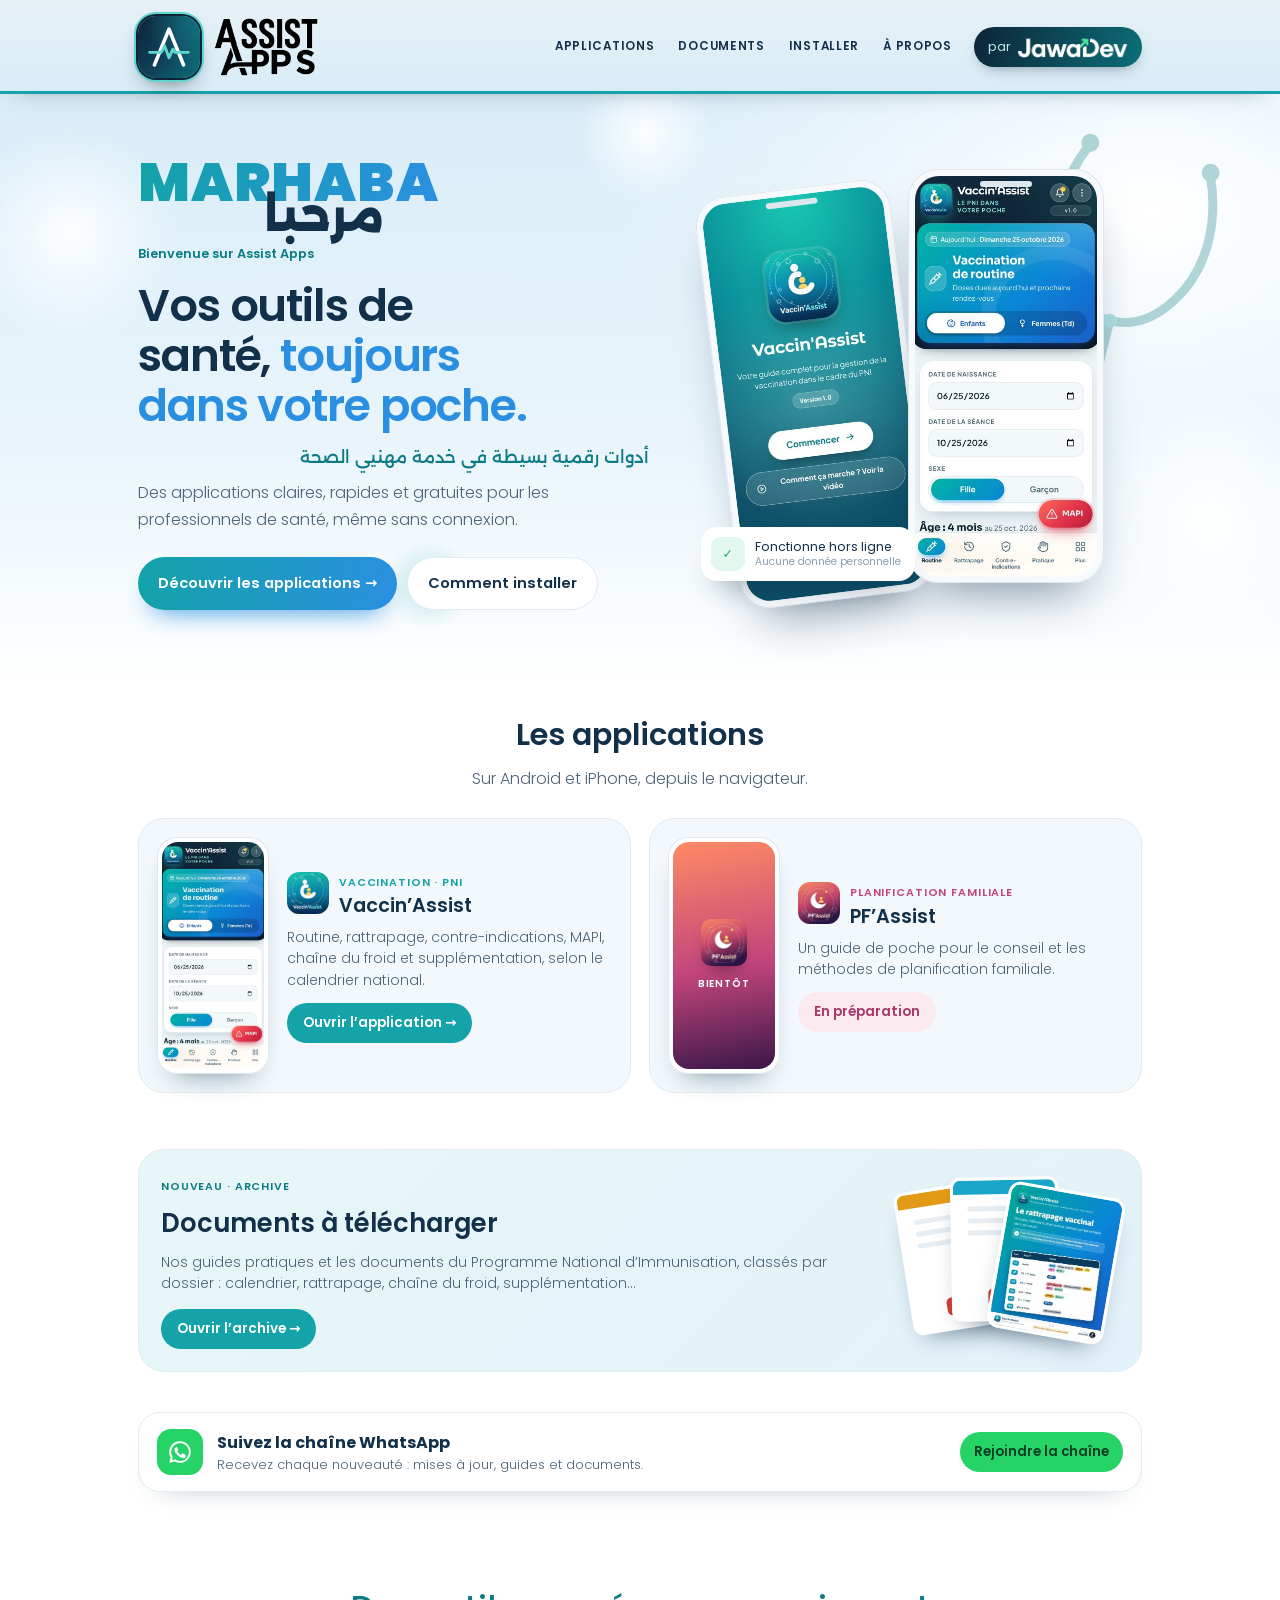
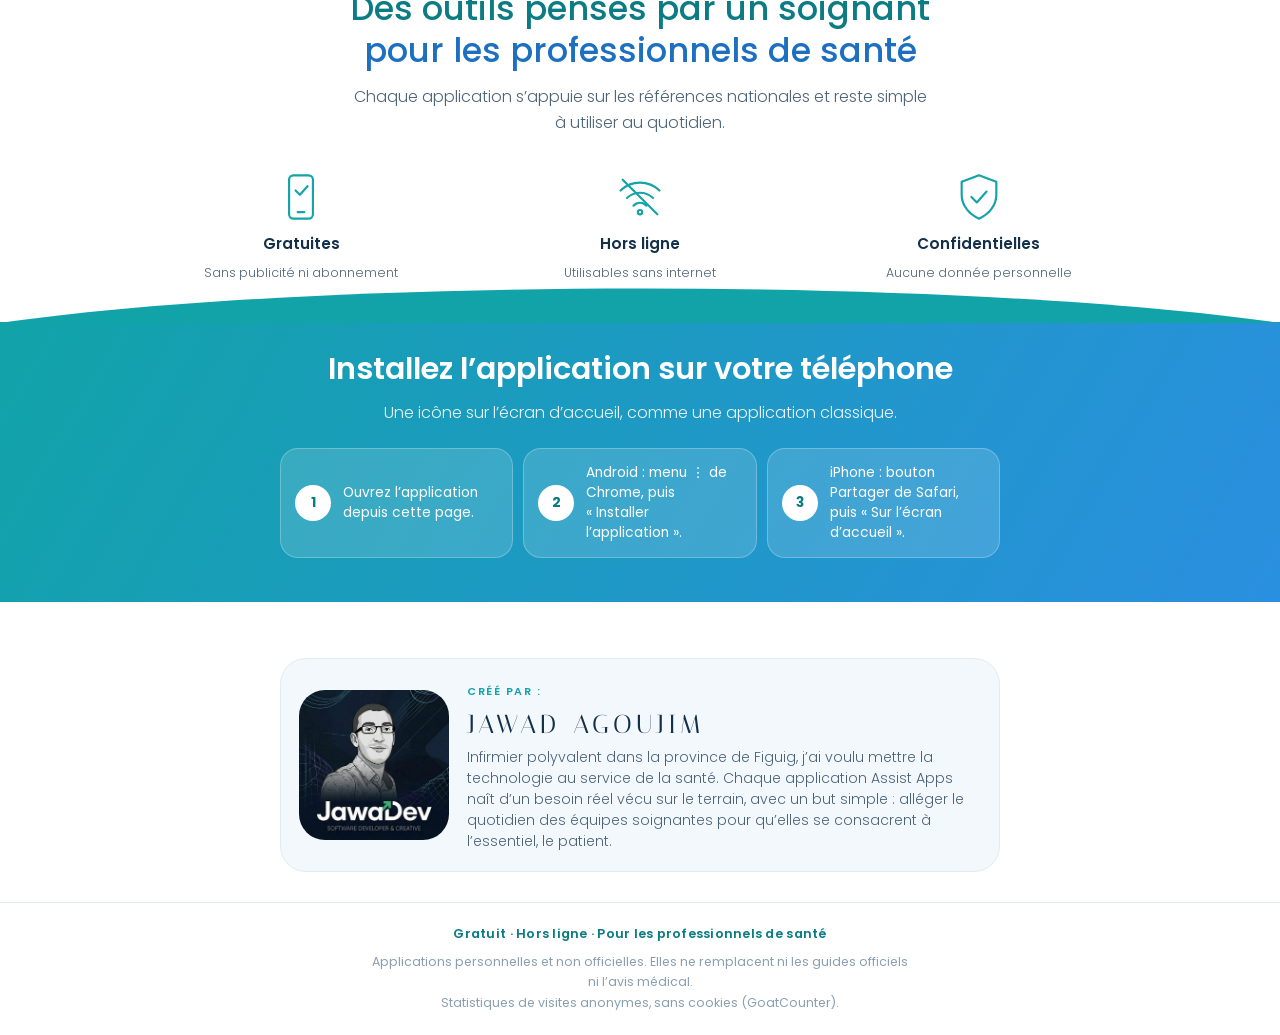
<file: index.html>
<!doctype html>
<html lang="fr">
<head>
<meta charset="utf-8">
<meta name="viewport" content="width=device-width, initial-scale=1, viewport-fit=cover">
<title>Assist Apps</title>
<meta name="description" content="Assist Apps par JawaDev : applications de poche pour les professionnels de santé, réalisées par Jawad Agoujim, infirmier. Gratuites, hors ligne, non officielles.">
<meta name="theme-color" content="#0d2438">
<link rel="icon" type="image/svg+xml" href="assets/favicon.svg">
<link rel="icon" type="image/png" sizes="48x48" href="assets/favicon-48.png">
<link rel="apple-touch-icon" href="assets/apple-touch-icon.png">
<link rel="manifest" href="assets/assist-apps.webmanifest">
<meta name="apple-mobile-web-app-title" content="Assist Apps">
<meta property="og:image" content="https://assist-apps.ma/assets/assist-apps-partage.png">
<link rel="preconnect" href="https://fonts.googleapis.com">
<link rel="preconnect" href="https://fonts.gstatic.com" crossorigin>
<link rel="stylesheet" href="https://fonts.googleapis.com/css2?family=Italiana&family=Dancing+Script:wght@600&family=Poppins:wght@300;400;500;600;700;800;900&family=Alexandria:wght@500;800&display=swap">
<style>
/* Clean medical site: white page, sky-blue and teal, a soft clinical hero with phones showing the real apps, line icons, a teal wave band. */
:root {
  --white: #ffffff; --mist: #f2f8fc; --sky: #e3f1fa; --ink: #13304a; --text: #4d6478; --faint: #8aa0b2; --line: #e1ebf2;
  --teal: #14a3a8; --teal-d: #0b7c83; --blue: #2a8fe0; --blue-d: #1d6fc0; --green: #22b26a;
  --font: "Poppins", "Segoe UI", system-ui, sans-serif;
  --arabic: "Alexandria", "Noto Kufi Arabic", "Segoe UI", sans-serif;
  color-scheme: light;
}
* { box-sizing: border-box; }
html { background: var(--white); scroll-behavior: smooth; }
body { margin: 0; background: var(--white); color: var(--text); font: 400 1rem/1.65 var(--font); -webkit-font-smoothing: antialiased; overflow-x: hidden; }
.in { max-width: 1040px; margin: 0 auto; padding-left: max(18px, env(safe-area-inset-left, 0px)); padding-right: max(18px, env(safe-area-inset-right, 0px)); }
h1, h2, h3 { color: var(--ink); font-family: var(--font); }

/* Bandeau et en-tête */
.strip { background: var(--teal-d); color: #e6fbfb; font-size: .76rem; text-align: center; padding-block: 7px; padding-top: calc(env(safe-area-inset-top, 0px) + 7px); }
.strip span { opacity: .9; }
header { position: sticky; top: 0; padding-top: env(safe-area-inset-top, 0px); z-index: 20; color: var(--ink);
  background: linear-gradient(180deg, #e7f1f6, #d8ecf8);
  box-shadow: inset 0 -3px 0 var(--teal), 0 10px 24px -18px rgb(13 36 56 / .5); }
header .logo b { color: #fff; }
header .logo img { box-shadow: 0 0 0 2px #0d2438, 0 0 0 4px #5fd6cf, 0 10px 22px -8px rgb(0 0 0 / .6); }
header nav a { color: var(--ink); }
header nav a:hover { background: rgb(255 255 255 / .7); }
header .sig { color: #8fe7e1; background: linear-gradient(110deg, #0d2438, #0b6f78); padding: 9px 14px; border-radius: 999px; box-shadow: 0 6px 16px -8px rgb(13 36 56 / .6); }
.bar { display: flex; align-items: center; justify-content: space-between; gap: 12px; padding-block: 16px; }
.logo { display: flex; align-items: center; gap: 10px; text-decoration: none; }
.logo { gap: 14px; }
.logo img { width: 62px; height: 62px; border-radius: 18px; object-fit: cover; }
.logo b { display: block; font-family: "Italiana", "Cormorant Garamond", Georgia, "Times New Roman", serif; font-weight: 400; font-size: clamp(1.45rem, 8.2vw, 2.3rem); white-space: nowrap; color: var(--ink); line-height: 1; letter-spacing: .02em; }
@media (max-width: 359px) { .logo { gap: 10px; } .logo img { width: 46px !important; height: 46px !important; border-radius: 14px !important; } .sig { font-size: 1.1rem; } .feat h3 { font-size: .78rem !important; } }
@media (max-width: 400px) { .logo img { width: 54px; height: 54px; border-radius: 16px; } }
header .logo img.wm { height: clamp(40px, 13vw, 58px) !important; width: auto !important; border-radius: 0 !important; box-shadow: none !important; object-fit: contain; }
.sig { font: 600 clamp(.95rem, 5vw, 1.3rem)/1 "Dancing Script", "Brush Script MT", cursive; color: var(--teal-d); text-decoration: none; white-space: nowrap; }
.sig { display: flex; align-items: center; gap: 6px; }
.sig span { font: 400 .8rem/1 Poppins, sans-serif; color: #bfe9e6; }
.sig img { height: clamp(14px, 4.4vw, 22px); width: auto; display: block; }
@media (max-width: 359px) { .sig span { display: none; } }
.bar nav { margin-left: auto; }
nav { display: flex; gap: 4px; }
nav a { font-size: .74rem; font-weight: 600; letter-spacing: .06em; text-transform: uppercase; color: var(--ink); text-decoration: none; padding: 8px 10px; border-radius: 10px; }
nav a:hover { background: var(--sky); }
@media (max-width: 560px) { nav { display: none; } }
.nav-cta { background: var(--teal); color: #fff !important; }

/* Hero */
.hero { position: relative; overflow: hidden; background: radial-gradient(70% 90% at 90% 20%, #ffffff 0%, transparent 60%), linear-gradient(180deg, #d8ecf8 0%, #eaf5fb 60%, #ffffff 100%); }
.bokeh { position: absolute; inset: 0; pointer-events: none; }
.bokeh i { position: absolute; border-radius: 50%; background: radial-gradient(circle, rgb(255 255 255 / .9), rgb(255 255 255 / 0) 70%); animation: drift 14s ease-in-out infinite alternate; }
.bokeh i:nth-child(1) { width: 220px; height: 220px; left: -40px; top: 30px; }
.bokeh i:nth-child(2) { width: 140px; height: 140px; left: 45%; top: -30px; animation-duration: 18s; }
.bokeh i:nth-child(3) { width: 260px; height: 260px; right: -60px; bottom: 40px; animation-duration: 22s; }
.bokeh i:nth-child(4) { width: 90px; height: 90px; left: 30%; bottom: 60px; background: radial-gradient(circle, rgb(20 163 168 / .25), transparent 70%); }
@keyframes drift { to { transform: translate(30px, 24px) scale(1.08); } }
.ecg { position: absolute; left: 0; right: 0; bottom: 6px; width: 100%; height: 60px; opacity: .35; }
.ecg path { stroke-dasharray: 1400; stroke-dashoffset: 1400; animation: beat 4.5s linear infinite; }
@keyframes beat { 0% { stroke-dashoffset: 1400; } 60%, 100% { stroke-dashoffset: 0; } }
.hero-grid { position: relative; display: grid; gap: 30px; padding-block: 40px 56px; align-items: center; }
@media (min-width: 820px) { .hero-grid { grid-template-columns: 1.05fr .95fr; padding-block: 64px 80px; } }
.hello { display: inline-flex; align-items: center; gap: 8px; font-size: .78rem; font-weight: 600; color: var(--teal-d); background: #fff; padding: 6px 14px 6px 6px; border-radius: 999px; box-shadow: 0 8px 20px -14px rgb(19 48 74 / .5); }
.hello > span { display: grid; line-height: 1.3; }
.hello-ar { font: 500 .8rem/1.5 var(--arabic); text-align: right; color: var(--teal); }
.hello { padding-right: 16px; }
.hello i { display: grid; place-items: center; width: 24px; height: 24px; border-radius: 50%; background: var(--teal); color: #fff; font-style: normal; font-size: .8rem; }
.marhaba { display: inline-grid; justify-items: start; }
.marhaba .l { font-weight: 900; font-size: clamp(2.4rem, 11vw, 3.4rem); line-height: .9; letter-spacing: .02em; text-transform: uppercase; background: linear-gradient(90deg, var(--teal), var(--blue)); -webkit-background-clip: text; background-clip: text; color: transparent; }
.marhaba .a { font: 800 clamp(2rem, 9vw, 2.8rem)/1 var(--arabic); color: var(--ink); margin: -.32em 0 0 42%; }
.marhaba small { font-size: .8rem; font-weight: 600; color: var(--teal-d); margin-top: 6px; }
.hero h1 { margin: 16px 0 0; font-weight: 600; font-size: clamp(1.7rem, 7vw, 2.8rem); line-height: 1.12; letter-spacing: -.025em; text-wrap: balance; }
.hero h1 em { font-style: normal; color: var(--blue); }
.hero .ar { margin: 12px 0 0; font: 500 1.05rem/1.7 var(--arabic); color: var(--teal-d); }
.hero p.lead { margin: 8px 0 0; max-width: 32rem; font-weight: 300; font-size: 1.02rem; }
.btns { display: flex; flex-wrap: wrap; gap: 10px; margin-top: 24px; }
.btn { display: inline-flex; align-items: center; gap: 8px; padding: 13px 20px; border-radius: 999px; font-weight: 600; font-size: .92rem; text-decoration: none; }
.btn.main { background: linear-gradient(100deg, var(--teal), var(--blue)); color: #fff; box-shadow: 0 14px 26px -14px var(--blue); }
.btn.alt { background: #fff; color: var(--ink); border: 1px solid var(--line); }

/* Téléphones */
.phones { position: relative; height: 430px; max-width: 420px; width: 100%; justify-self: center; }
.phone { position: absolute; width: 196px; aspect-ratio: 360 / 760; border-radius: 30px; padding: 7px; background: #f7fafc; box-shadow: 0 30px 50px -24px rgb(19 48 74 / .55), inset 0 0 0 1px #dfe7ee; }
.phone img, .phone .screen { display: block; width: 100%; height: 100%; border-radius: 24px; object-fit: cover; object-position: top; }
.phone::before { content: ""; position: absolute; top: 12px; left: 50%; width: 52px; height: 6px; margin-left: -26px; border-radius: 9px; background: #dfe7ee; z-index: 1; }
.p1 { left: 4%; top: 18px; transform: rotate(-7deg); animation: f1 6s ease-in-out infinite; }
.p2 { right: 4%; top: 0; z-index: 2; animation: f2 6s ease-in-out infinite; }
@keyframes f1 { 50% { transform: rotate(-7deg) translateY(-10px); } }
@keyframes f2 { 50% { transform: translateY(10px); } }
.badge { position: absolute; z-index: 3; left: 0; bottom: 18px; display: flex; align-items: center; gap: 10px; padding: 10px 14px 10px 10px; border-radius: 16px; background: #fff; box-shadow: 0 18px 30px -18px rgb(19 48 74 / .6); font-size: .78rem; line-height: 1.3; color: var(--ink); animation: f2 7s ease-in-out infinite; }
.badge b { display: grid; place-items: center; width: 34px; height: 34px; border-radius: 10px; background: #e2f7ee; color: var(--green); }
.badge span small { display: block; color: var(--faint); }

/* Archive de documents */
.wa { padding-block: 0 40px; }
.wacard { display: grid; grid-template-columns: auto minmax(0, 1fr) auto; gap: 14px; align-items: center; padding: 16px 18px; border-radius: 22px; text-decoration: none; color: inherit; background: #fff; border: 1px solid var(--line); box-shadow: 0 14px 28px -24px rgb(19 48 74 / .5); transition: transform .25s ease; }
.wacard:hover { transform: translateY(-2px); }
.wacard .wi { width: 46px; height: 46px; border-radius: 14px; background: #25d366; display: grid; place-items: center; }
.wacard .wi svg { width: 26px; height: 26px; fill: #fff; }
.wacard b { display: block; color: var(--ink); font-size: 1rem; }
.wacard small { display: block; font-size: .82rem; font-weight: 300; line-height: 1.4; }
.wacard .wgo { padding: 9px 14px; border-radius: 999px; background: #25d366; color: #0b3d22; font-weight: 600; font-size: .82rem; white-space: nowrap; }
@media (max-width: 480px) { .wacard { grid-template-columns: auto minmax(0, 1fr); } .wacard .wgo { grid-column: 1 / -1; text-align: center; } }
.arch { padding-block: 0 40px; }
.archcard { display: grid; grid-template-columns: minmax(0, 1fr) 220px; gap: 20px; align-items: center; padding: 22px; border-radius: 26px; text-decoration: none; color: inherit; background: linear-gradient(135deg, #e7f6f6, #e3f1fa); border: 1px solid var(--line); overflow: hidden; transition: transform .25s ease, box-shadow .25s ease; }
.archcard:hover { transform: translateY(-3px); box-shadow: 0 20px 36px -24px rgb(19 48 74 / .45); }
.archcard .tag { display: inline-block; font-size: .68rem; font-weight: 600; letter-spacing: .08em; text-transform: uppercase; color: var(--teal-d); }
.archcard h2 { margin: 4px 0 0; font-weight: 600; font-size: clamp(1.25rem, 5vw, 1.6rem); }
.archcard p { margin: 8px 0 14px; font-size: .88rem; font-weight: 300; line-height: 1.5; }
.archcard .go { display: inline-flex; align-items: center; gap: 8px; padding: 9px 16px; border-radius: 999px; background: var(--teal); color: #fff; font-weight: 600; font-size: .85rem; }
.archstack { position: relative; height: 170px; }
.archstack img { position: absolute; top: 10px; width: 118px; aspect-ratio: 4 / 5; object-fit: cover; object-position: top; border-radius: 12px; border: 3px solid #fff; box-shadow: 0 14px 26px -14px rgb(19 48 74 / .6); }
.archstack .pdf { position: absolute; top: 10px; width: 108px; aspect-ratio: 3 / 4; border-radius: 10px; background: #fff; border: 3px solid #fff; box-shadow: 0 14px 26px -14px rgb(19 48 74 / .6); display: grid; align-content: start; gap: 7px; padding: 26px 14px 0; overflow: hidden; }
.archstack .pdf::before { content: ""; position: absolute; inset: 0 0 auto; height: 14px; background: var(--c, #2a8fe0); }
.archstack .pdf i { display: block; height: 5px; border-radius: 4px; background: #e6eef4; }
.archstack .pdf b { position: absolute; left: 50%; bottom: 12px; transform: translateX(-50%); background: #d93b30; color: #fff; font-size: .6rem; font-weight: 700; padding: 1px 7px; border-radius: 5px; }
.archstack .pdf:nth-child(1) { left: 4px; transform: rotate(-9deg); --c: #e39a17; }
.archstack .pdf:nth-child(2) { left: 52px; transform: rotate(-1deg); top: 2px; --c: #1aa6c9; }
.archstack img:nth-child(3) { left: 98px; transform: rotate(10deg); top: 14px; }
@media (max-width: 560px) { .archcard { grid-template-columns: minmax(0, 1fr); } .archstack { height: 150px; order: -1; width: 220px; margin: 0 auto; } }

/* Bienvenue + atouts */
.welcome { text-align: center; padding-block: 56px 40px; }
.welcome h2 { margin: 0; font-weight: 500; font-size: clamp(1.5rem, 5.5vw, 2.1rem); line-height: 1.25; color: var(--teal-d); }
.welcome h2 span { display: block; color: var(--blue-d); }
.welcome p { margin: 12px auto 0; max-width: 36rem; font-weight: 300; }
.feats { display: grid; grid-template-columns: repeat(3, minmax(0, 1fr)); gap: 12px; margin-top: 34px; }
.feat { display: grid; justify-items: center; gap: 8px; text-align: center; }
.feat svg { width: 52px; height: 52px; stroke: var(--teal); }
.feat h3 { margin: 0; font-weight: 600; font-size: .95rem; }
.feat p { margin: 0; font-size: .78rem; font-weight: 300; line-height: 1.45; }

/* Applications */
.apps { padding-block: 20px 56px; }
.sec-t { text-align: center; margin: 0 0 6px; font-weight: 600; font-size: clamp(1.4rem, 5vw, 1.9rem); }
.sec-s { text-align: center; margin: 0 0 26px; font-weight: 300; }
.list { display: grid; gap: 18px; }
@media (min-width: 820px) { .list { grid-template-columns: 1fr 1fr; } }
.app { --c: var(--teal); display: grid; grid-template-columns: 112px minmax(0, 1fr); gap: 18px; align-items: center; padding: 18px; border-radius: 26px; background: var(--mist); border: 1px solid var(--line); text-decoration: none; color: inherit; transition: transform .25s ease, box-shadow .25s ease; }
a.app:hover { transform: translateY(-3px); box-shadow: 0 20px 36px -24px rgb(19 48 74 / .45); }
.mini { position: relative; width: 112px; aspect-ratio: 360 / 760; border-radius: 20px; padding: 5px; background: #fff; box-shadow: 0 16px 28px -18px rgb(19 48 74 / .6), inset 0 0 0 1px #dfe7ee; }
.mini img, .mini .screen { display: block; width: 100%; height: 100%; border-radius: 16px; object-fit: cover; object-position: top; }
.screen.pf { display: grid; place-items: center; align-content: center; gap: 10px; background: linear-gradient(170deg, #ff8a65, #c2457c 55%, #3a1748); color: #fff; text-align: center; font-size: .62rem; font-weight: 600; letter-spacing: .1em; text-transform: uppercase; }
.screen.pf img { width: 46%; height: auto; border-radius: 22%; box-shadow: 0 10px 18px -10px rgb(0 0 0 / .6); }
.phone .screen.pf { font-size: .8rem; }
.app .head { display: flex; align-items: center; gap: 10px; }
.app .head img { width: 42px; height: 42px; border-radius: 12px; }
.app h3 { margin: 0; font-weight: 600; font-size: 1.2rem; line-height: 1.2; }
.app .tag { display: inline-block; font-size: .68rem; font-weight: 600; letter-spacing: .08em; text-transform: uppercase; color: var(--c); }
.app p { margin: 10px 0 12px; font-size: .88rem; font-weight: 300; line-height: 1.5; }
.go { display: inline-flex; align-items: center; gap: 8px; padding: 9px 16px; border-radius: 999px; background: var(--c); color: #fff; font-weight: 600; font-size: .85rem; }
.soon { --c: #c2457c; }
.soon .go { background: #fbe9f0; color: #a63a69; }

/* Bande turquoise */
.band { position: relative; color: #fff; background: linear-gradient(120deg, #11a3a8, #2a8fe0); }
.band svg.w { display: block; width: 100%; height: 46px; }
.band .w.top { position: absolute; top: -45px; left: 0; }
.band .in { padding-block: 22px 44px; text-align: center; }
.band h2 { margin: 0; color: #fff; font-weight: 600; font-size: clamp(1.35rem, 5vw, 1.9rem); }
.band p.s { margin: 6px 0 22px; opacity: .9; font-weight: 300; }
.steps { display: grid; gap: 10px; text-align: left; max-width: 720px; margin: 0 auto; }
@media (min-width: 720px) { .steps { grid-template-columns: repeat(3, 1fr); } }
.step { display: grid; grid-template-columns: 36px minmax(0, 1fr); gap: 12px; align-items: center; padding: 14px; border-radius: 18px; background: rgb(255 255 255 / .14); border: 1px solid rgb(255 255 255 / .25); font-size: .86rem; line-height: 1.45; }
.step b { display: grid; place-items: center; width: 36px; height: 36px; border-radius: 50%; background: #fff; color: var(--teal-d); font-weight: 700; }

/* Auteur et pied */
.about { padding-block: 56px 30px; }
.card { display: grid; grid-template-columns: 150px minmax(0, 1fr); gap: 18px; align-items: center; max-width: 720px; margin: 0 auto; padding: 18px; border-radius: 26px; background: var(--mist); border: 1px solid var(--line); }
.card img { width: 150px; height: 150px; border-radius: 26px; object-fit: cover; }
.card small { font-size: .68rem; letter-spacing: .14em; text-transform: uppercase; color: var(--teal); font-weight: 600; }
.card h3 { margin: 2px 0 4px; font-weight: 600; font-size: 1.2rem; }
.card p { margin: 0; font-size: .88rem; font-weight: 300; line-height: 1.5; }
.card h3.nom { margin: 6px 0 8px; font-family: "Italiana", "Cormorant Garamond", Georgia, serif; font-weight: 400; font-size: clamp(1.15rem, 5.4vw, 1.6rem); text-transform: uppercase; letter-spacing: .16em; line-height: 1.15; color: var(--ink); }
@media (max-width: 359px) { .card h3.nom { font-size: 1.02rem; letter-spacing: .09em; white-space: nowrap; } }
footer { border-top: 1px solid var(--line); text-align: center; font-size: .78rem; color: var(--faint); padding-block: 20px; padding-bottom: calc(env(safe-area-inset-bottom, 0px) + 22px); }
footer p { margin: 0 auto; max-width: 34rem; }
footer .motto { margin-bottom: 8px; font-size: .8rem; font-weight: 600; letter-spacing: .02em; color: var(--teal-d); }


.steth { position: absolute; right: -40px; top: 24px; width: 230px; height: auto; opacity: .22; transform: rotate(14deg); }
@media (min-width: 820px) { .steth { right: 2%; top: 40px; width: 300px; opacity: .3; } }
.steth .tube { stroke-dasharray: 700; stroke-dashoffset: 700; animation: draw 3.2s ease forwards .3s; }
.steth .chest { transform-origin: 44px 300px; animation: swing 5s ease-in-out infinite 3s; }
@keyframes draw { to { stroke-dashoffset: 0; } }
@keyframes swing { 50% { transform: rotate(8deg); } }
/* Téléphone : page courte */
@media (max-width: 819px) {
  .phones { display: none; }
  .hero-grid { padding-block: 26px 40px; gap: 0; }
  .hero h1 { margin-top: 12px; font-size: clamp(1.5rem, 6.4vw, 2rem); }
  .btns { margin-top: 18px; gap: 8px; }
  .btn { padding: 11px 16px; font-size: .86rem; }
  .apps { padding-block: 34px 30px; }
  .sec-s { margin-bottom: 18px; }
  .list { gap: 12px; }
  .app { grid-template-columns: 78px minmax(0, 1fr); gap: 14px; padding: 14px; border-radius: 22px; }
  .mini { width: 78px; border-radius: 16px; padding: 4px; }
  .mini img, .mini .screen { border-radius: 12px; }
  .app .head img { width: 34px; height: 34px; border-radius: 10px; }
  .app h3 { font-size: 1.08rem; }
  .app p { margin: 6px 0 10px; font-size: .84rem; }
  .go { padding: 8px 14px; font-size: .8rem; }
  .welcome { padding-block: 10px 56px; }
  .welcome h2 { font-size: 1.3rem; }
  .band h2 { font-size: 1.25rem; }
  .welcome p { font-size: .92rem; }
  .feats { margin-top: 20px; gap: 8px; }
  .feat svg { width: 40px; height: 40px; }
  .feat p { display: none; }
  .band .in { padding-block: 14px 30px; }
  .band p.s { margin-bottom: 14px; font-size: .9rem; }
  .steps { gap: 8px; }
  .step { padding: 10px 12px; grid-template-columns: 30px minmax(0, 1fr); font-size: .82rem; }
  .step b { width: 30px; height: 30px; }
  .about { padding-block: 30px 22px; }
  .card { grid-template-columns: clamp(92px, 29vw, 118px) minmax(0, 1fr); gap: 14px; padding: 14px; border-radius: 22px; }
  .card img { width: clamp(92px, 29vw, 118px); height: clamp(92px, 29vw, 118px); border-radius: 20px; }
  .card h3 { font-size: 1.08rem; }
  .card p { font-size: .84rem; }
}
/* Apparition au défilement */
.rv { opacity: 0; transform: translateY(22px); transition: opacity .7s ease, transform .7s cubic-bezier(.2,.7,.2,1); }
.rv.on { opacity: 1; transform: none; }
@media (prefers-reduced-motion: reduce) { *, *::before, *::after { animation: none !important; transition: none !important; } .rv { opacity: 1; transform: none; } }
</style>
</head>
<body>
<header>
  <div class="in bar">
    <a class="logo" href="./"><img src="assets/favicon.svg" alt=""><img class="wm" src="assets/assist-apps-wordmark-noir.png" alt="Assist Apps"></a>
    <nav><a href="#apps">Applications</a><a href="documents/">Documents</a><a href="#installer">Installer</a><a href="#auteur">À propos</a></nav>
    <a class="sig" href="#auteur"><span>par</span><img src="assets/jawadev-logo.png" alt="JawaDev"></a>
  </div>
</header>

<section class="hero">
  <div class="bokeh" aria-hidden="true"><i></i><i></i><i></i><i></i></div>
  <svg class="steth" viewBox="0 0 300 420" fill="none" stroke-linecap="round" stroke-linejoin="round" aria-hidden="true">
    <g stroke="#0b7c83" stroke-width="9">
      <path class="tube" d="M88 20 C70 60 66 110 92 150 C110 178 130 186 150 186 C170 186 190 178 208 150 C234 110 230 60 212 20"/>
      <path class="tube" d="M150 186 V232 C150 300 120 330 90 336 C60 342 40 322 44 298"/>
    </g>
    <g fill="#0b7c83"><circle cx="88" cy="18" r="9"/><circle cx="212" cy="18" r="9"/></g>
    <circle cx="150" cy="186" r="7" fill="#14a3a8"/>
    <g class="chest"><circle cx="44" cy="300" r="34" fill="#e8f6f8" stroke="#0b7c83" stroke-width="8"/><circle cx="44" cy="300" r="20" fill="#fff" stroke="#14a3a8" stroke-width="4"/><circle cx="44" cy="300" r="6" fill="#14a3a8"/></g>
  </svg>
  <svg class="ecg" viewBox="0 0 1200 80" preserveAspectRatio="none" aria-hidden="true"><path d="M0 40 H420 L440 40 L455 12 L470 70 L486 22 L498 40 H760 L776 40 L788 18 L800 62 L812 40 H1200" fill="none" stroke="#14a3a8" stroke-width="2"/></svg>
  <div class="in hero-grid">
    <div class="rv">
      <span class="marhaba"><span class="l">Marhaba</span><span class="a" lang="ar">مرحبا</span><small>Bienvenue sur Assist Apps</small></span>
      <h1>Vos outils de santé, <em>toujours dans votre poche.</em></h1>
      <p class="ar" dir="rtl" lang="ar">أدوات رقمية بسيطة في خدمة مهنيي الصحة</p>
      <p class="lead">Des applications claires, rapides et gratuites pour les professionnels de santé, même sans connexion.</p>
      <div class="btns"><a class="btn main" href="#apps">Découvrir les applications →</a><a class="btn alt" href="#installer">Comment installer</a></div>
    </div>
    <div class="phones rv" aria-hidden="true">
      <div class="phone p1"><img src="assets/va-splash.jpg" alt=""></div>
      <div class="phone p2"><img src="assets/va-home.jpg" alt=""></div>
      <div class="badge"><b>✓</b><span>Fonctionne hors ligne<small>Aucune donnée personnelle</small></span></div>
    </div>
  </div>
</section>

<section class="in apps" id="apps">
  <h2 class="sec-t rv">Les applications</h2>
  <p class="sec-s rv">Sur Android et iPhone, depuis le navigateur.</p>
  <div class="list">
    <a class="app rv" href="vaccinassist/">
      <div class="mini"><img src="assets/va-home.jpg" alt="Écran de Vaccin’Assist"></div>
      <div>
        <div class="head"><img src="vaccinassist/icons/icon-192.png" alt=""><div><span class="tag">Vaccination · PNI</span><h3>Vaccin’Assist</h3></div></div>
        <p>Routine, rattrapage, contre-indications, MAPI, chaîne du froid et supplémentation, selon le calendrier national.</p>
        <span class="go">Ouvrir l’application →</span>
      </div>
    </a>
    <div class="app soon rv" aria-disabled="true">
      <div class="mini"><div class="screen pf"><img src="assets/pf-assist-192.png" alt="">Bientôt</div></div>
      <div>
        <div class="head"><img src="assets/pf-assist-192.png" alt=""><div><span class="tag">Planification familiale</span><h3>PF’Assist</h3></div></div>
        <p>Un guide de poche pour le conseil et les méthodes de planification familiale.</p>
        <span class="go">En préparation</span>
      </div>
    </div>
  </div>
</section>

<section class="in arch" id="documents">
  <a class="archcard rv" href="documents/">
    <div class="archtxt">
      <span class="tag">Nouveau · Archive</span>
      <h2>Documents à télécharger</h2>
      <p>Nos guides pratiques et les documents du Programme National d’Immunisation, classés par dossier : calendrier, rattrapage, chaîne du froid, supplémentation…</p>
      <span class="go">Ouvrir l’archive →</span>
    </div>
    <div class="archstack" aria-hidden="true">
      <span class="pdf"><i></i><i></i><i></i><b>PDF</b></span>
      <span class="pdf"><i></i><i></i><i></i><b>PDF</b></span>
      <img src="documents/apercus/guide-rattrapage-vaccinal.jpg" alt="">
    </div>
  </a>
</section>

<section class="in wa">
  <a class="wacard rv" href="https://whatsapp.com/channel/0029VbDaOmPDzgTCguBSj12s" target="_blank" rel="noopener">
    <span class="wi"><svg viewBox="0 0 24 24" aria-hidden="true"><path d="M12 2a10 10 0 0 0-8.6 15.1L2 22l5-1.3A10 10 0 1 0 12 2zm0 18.2a8.2 8.2 0 0 1-4.2-1.2l-.3-.2-3 .8.8-2.9-.2-.3A8.2 8.2 0 1 1 12 20.2zm4.5-6.1c-.2-.1-1.5-.7-1.7-.8-.2-.1-.4-.1-.6.1l-.8 1c-.1.2-.3.2-.5.1a6.7 6.7 0 0 1-3.3-2.9c-.3-.4.2-.4.7-1.3.1-.2 0-.3 0-.4l-.8-1.8c-.2-.5-.4-.4-.6-.4h-.5a1 1 0 0 0-.7.3 3 3 0 0 0-.9 2.2 5.2 5.2 0 0 0 1.1 2.7 11.8 11.8 0 0 0 4.5 4c1.7.7 2.3.8 3.2.7.5-.1 1.5-.6 1.7-1.2.2-.6.2-1.1.2-1.2-.1-.1-.3-.2-.5-.3z"/></svg></span>
    <span><b>Suivez la chaîne WhatsApp</b><small>Recevez chaque nouveauté : mises à jour, guides et documents.</small></span>
    <span class="wgo">Rejoindre la chaîne</span>
  </a>
</section>

<section class="in welcome">
  <h2 class="rv">Des outils pensés par un soignant <span>pour les professionnels de santé</span></h2>
  <p class="rv">Chaque application s’appuie sur les références nationales et reste simple à utiliser au quotidien.</p>
  <div class="feats">
    <div class="feat rv"><svg viewBox="0 0 48 48" fill="none" stroke-width="2" stroke-linecap="round" stroke-linejoin="round"><rect x="13" y="4" width="22" height="40" rx="4"/><path d="M21 38h6"/><path d="M19 18l4 4 7-8"/></svg><h3>Gratuites</h3><p>Sans publicité ni abonnement</p></div>
    <div class="feat rv"><svg viewBox="0 0 48 48" fill="none" stroke-width="2" stroke-linecap="round" stroke-linejoin="round"><path d="M6 18a26 26 0 0 1 36 0"/><path d="M12 25a17 17 0 0 1 24 0"/><path d="M18 32a8 8 0 0 1 12 0"/><circle cx="24" cy="38" r="2"/><path d="M8 8l32 32"/></svg><h3>Hors ligne</h3><p>Utilisables sans internet</p></div>
    <div class="feat rv"><svg viewBox="0 0 48 48" fill="none" stroke-width="2" stroke-linecap="round" stroke-linejoin="round"><path d="M24 4l16 6v12c0 10-7 18-16 22C15 40 8 32 8 22V10z"/><path d="M17 24l5 5 9-10"/></svg><h3>Confidentielles</h3><p>Aucune donnée personnelle</p></div>
  </div>
</section>

<section class="band" id="installer">
  <svg class="w top" viewBox="0 0 1200 46" preserveAspectRatio="none" aria-hidden="true"><path d="M0 46 C300 0 900 0 1200 46 Z" fill="#11a3a8"/></svg>
  <div class="in">
    <h2 class="rv">Installez l’application sur votre téléphone</h2>
    <p class="s rv">Une icône sur l’écran d’accueil, comme une application classique.</p>
    <div class="steps">
      <div class="step rv"><b>1</b><span>Ouvrez l’application depuis cette page.</span></div>
      <div class="step rv"><b>2</b><span>Android : menu ⋮ de Chrome, puis «&nbsp;Installer l’application&nbsp;».</span></div>
      <div class="step rv"><b>3</b><span>iPhone : bouton Partager de Safari, puis «&nbsp;Sur l’écran d’accueil&nbsp;».</span></div>
    </div>
  </div>
</section>

<section class="in about" id="auteur">
  <div class="card rv">
    <img src="assets/jawadev.jpg" alt="Portrait illustré de Jawad Agoujim">
    <div><small>Créé par&nbsp;:</small><h3 class="nom">Jawad Agoujim</h3><p>Infirmier polyvalent dans la province de Figuig, j’ai voulu mettre la technologie au service de la santé. Chaque application Assist Apps naît d’un besoin réel vécu sur le terrain, avec un but simple&nbsp;: alléger le quotidien des équipes soignantes pour qu’elles se consacrent à l’essentiel, le patient.</p></div>
  </div>
</section>

<footer>
  <div class="in"><p class="motto">Gratuit · Hors ligne · Pour les professionnels de santé</p><p>Applications personnelles et non officielles. Elles ne remplacent ni les guides officiels ni l’avis médical.</p><p>Statistiques de visites anonymes, sans cookies (GoatCounter).</p></div>
</footer>

<script>
(() => {
  const els = document.querySelectorAll('.rv');
  if (!('IntersectionObserver' in window)) { els.forEach(e => e.classList.add('on')); return; }
  const io = new IntersectionObserver(es => es.forEach(e => { if (e.isIntersecting) { e.target.classList.add('on'); io.unobserve(e.target); } }), { threshold: .12 });
  els.forEach((e, i) => { e.style.transitionDelay = (i % 4) * 90 + 'ms'; io.observe(e); });
})();
</script>
<script data-goatcounter="https://assistapps.goatcounter.com/count" async src="https://gc.zgo.at/count.js"></script>
</body>
</html>
</file>
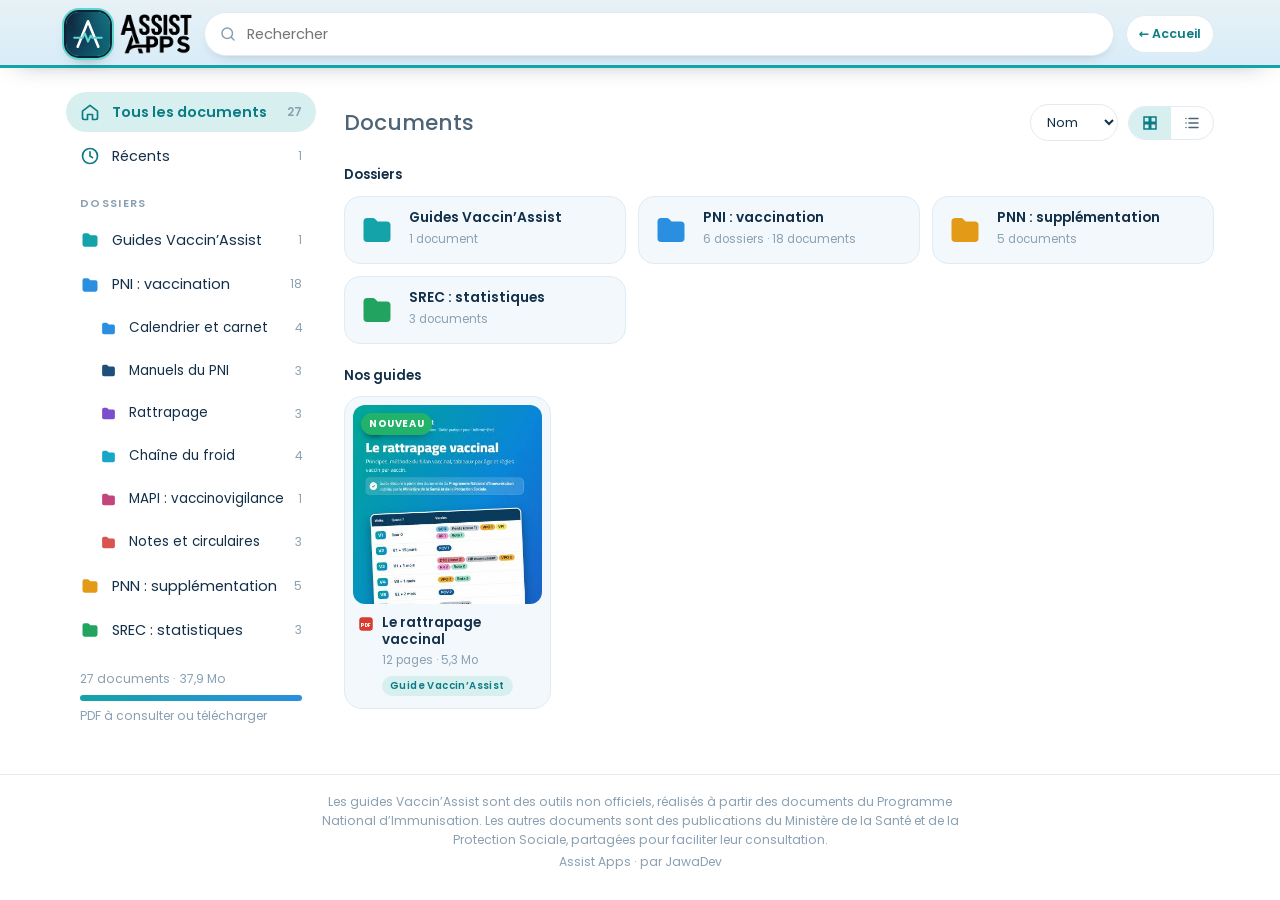
<file: documents/index.html>
<!doctype html>
<html lang="fr">
<head>
<meta charset="utf-8">
<meta name="viewport" content="width=device-width, initial-scale=1, viewport-fit=cover">
<title>Documents · Assist Apps</title>
<meta name="description" content="Archive de documents Assist Apps : guides Vaccin’Assist et documents du Programme National d’Immunisation à consulter et télécharger.">
<meta name="theme-color" content="#e7f1f6">
<link rel="icon" type="image/svg+xml" href="../assets/favicon.svg">
<link rel="icon" type="image/png" sizes="48x48" href="../assets/favicon-48.png">
<link rel="apple-touch-icon" href="../assets/apple-touch-icon.png">
<meta property="og:image" content="https://assist-apps.ma/assets/assist-apps-partage.png">
<link rel="preconnect" href="https://fonts.googleapis.com">
<link rel="preconnect" href="https://fonts.gstatic.com" crossorigin>
<link rel="stylesheet" href="https://fonts.googleapis.com/css2?family=Poppins:wght@300;400;500;600;700&display=swap">
<style>
:root {
  --white: #fff; --mist: #f2f8fc; --sky: #e3f1fa; --ink: #13304a; --text: #4d6478; --faint: #8aa0b2; --line: #e1ebf2;
  --teal: #14a3a8; --teal-d: #0b7c83; --blue: #2a8fe0; --green: #22b26a;
  --f-teal: #14a3a8; --f-blue: #2a8fe0; --f-navy: #1d4f7a; --f-purple: #7c4dcc; --f-cyan: #1aa6c9; --f-amber: #e39a17; --f-green: #22a35f; --f-red: #d9534f; --f-pink: #c2457c;
}
* { box-sizing: border-box; }
html { background: var(--white); }
body { margin: 0; background: var(--white); color: var(--text); font: 400 1rem/1.55 Poppins, "Segoe UI", system-ui, sans-serif; -webkit-font-smoothing: antialiased; overflow-x: hidden; }
h1, h2, h3 { color: var(--ink); margin: 0; }
button { font: inherit; color: inherit; }
a { color: inherit; }
.in { max-width: 1180px; margin: 0 auto; padding-left: max(16px, env(safe-area-inset-left, 0px)); padding-right: max(16px, env(safe-area-inset-right, 0px)); }

/* En-tête (comme la page d'accueil) */
header { position: sticky; top: 0; z-index: 20; padding-top: env(safe-area-inset-top, 0px); background: linear-gradient(180deg, #e7f1f6, #d8ecf8); box-shadow: inset 0 -3px 0 var(--teal), 0 10px 24px -18px rgb(13 36 56 / .5); }
.bar { display: flex; align-items: center; gap: 12px; padding-block: 12px; }
.logo { display: flex; align-items: center; gap: 10px; text-decoration: none; flex: none; }
.logo img.ic { width: 44px; height: 44px; border-radius: 13px; box-shadow: 0 0 0 2px #0d2438, 0 0 0 4px #5fd6cf, 0 8px 16px -8px rgb(0 0 0 / .5); }
.logo img.wm { height: 40px; width: auto; }
.search { flex: 1; min-width: 0; display: flex; align-items: center; gap: 8px; background: #fff; border: 1px solid var(--line); border-radius: 999px; padding: 0 14px; height: 44px; box-shadow: 0 6px 14px -10px rgb(19 48 74 / .4); }
.search svg { width: 18px; height: 18px; stroke: var(--faint); flex: none; }
.search input { flex: 1; min-width: 0; border: 0; outline: 0; background: none; font: inherit; font-size: .92rem; color: var(--ink); }
.search button { border: 0; background: none; padding: 4px; cursor: pointer; color: var(--faint); font-size: 1.1rem; line-height: 1; }
.home { flex: none; text-decoration: none; font-size: .78rem; font-weight: 600; color: var(--teal-d); padding: 8px 12px; border-radius: 999px; background: #fff; border: 1px solid var(--line); white-space: nowrap; }
@media (max-width: 600px) { .logo img.wm { display: none; } .home span { display: none; } }

/* Mise en page Drive */
.layout { display: grid; grid-template-columns: 250px minmax(0, 1fr); gap: 28px; padding-block: 24px 48px; }
@media (max-width: 899px) { .layout { grid-template-columns: minmax(0, 1fr); gap: 14px; padding-block: 14px 40px; } }
aside { position: sticky; top: 96px; align-self: start; display: grid; gap: 4px; }
@media (max-width: 899px) { aside { display: none; } }
.nav { display: flex; align-items: center; gap: 12px; padding: 9px 14px; border-radius: 999px; border: 0; background: none; text-align: left; cursor: pointer; font-size: .9rem; color: var(--ink); }
.nav:hover { background: var(--mist); }
.nav[aria-current="true"] { background: #d7f0ef; color: var(--teal-d); font-weight: 600; }
.nav.subnav { padding-left: 34px; font-size: .84rem; }
.nav.subnav svg { width: 17px; height: 17px; }
.nav .n { margin-left: auto; font-size: .74rem; color: var(--faint); }
.nav svg { width: 20px; height: 20px; flex: none; }
.side-h { font-size: .7rem; font-weight: 600; letter-spacing: .12em; text-transform: uppercase; color: var(--faint); margin: 14px 14px 4px; }
.store { margin: 16px 14px 0; font-size: .76rem; color: var(--faint); }
.store .meter { height: 6px; border-radius: 9px; background: var(--line); margin: 6px 0; overflow: hidden; }
.store .meter i { display: block; height: 100%; width: 100%; background: linear-gradient(90deg, var(--teal), var(--blue)); }

/* Barre de dossiers mobile */
.chips { display: none; gap: 8px; overflow-x: auto; padding-bottom: 4px; scrollbar-width: none; }
.chips::-webkit-scrollbar { display: none; }
@media (max-width: 899px) { .chips { display: flex; } }
.chip { flex: none; display: inline-flex; align-items: center; gap: 6px; border: 1px solid var(--line); background: #fff; border-radius: 999px; padding: 7px 13px; font-size: .8rem; cursor: pointer; white-space: nowrap; color: var(--ink); }
.chip[aria-current="true"] { background: var(--ink); color: #fff; border-color: var(--ink); }
.chip i { width: 9px; height: 9px; border-radius: 50%; background: var(--c); }

/* Barre d'outils */
.tools { display: flex; align-items: center; gap: 10px; flex-wrap: wrap; }
.crumbs { display: flex; align-items: center; gap: 6px; flex-wrap: wrap; font-size: clamp(1.05rem, 4.4vw, 1.35rem); color: var(--ink); font-weight: 500; min-width: 0; flex: 1; }
.crumbs button { border: 0; background: none; padding: 4px 8px; margin-left: -8px; border-radius: 10px; cursor: pointer; font-weight: 500; color: var(--text); }
.crumbs button:hover { background: var(--mist); }
.crumbs span.sep { color: var(--faint); }
.seg { display: inline-flex; border: 1px solid var(--line); border-radius: 999px; overflow: hidden; background: #fff; }
.seg button { border: 0; background: none; padding: 7px 12px; cursor: pointer; display: grid; place-items: center; }
.seg button[aria-pressed="true"] { background: #d7f0ef; color: var(--teal-d); }
.seg svg { width: 18px; height: 18px; }
select { font: inherit; font-size: .82rem; border: 1px solid var(--line); border-radius: 999px; padding: 7px 12px; background: #fff; color: var(--ink); }

.h { font-size: .82rem; font-weight: 600; color: var(--ink); margin: 22px 0 10px; }
.empty { padding: 40px 10px; text-align: center; color: var(--faint); }

/* Dossiers */
.folders { display: grid; grid-template-columns: repeat(auto-fill, minmax(210px, 1fr)); gap: 12px; }
@media (max-width: 480px) { .folders { grid-template-columns: 1fr 1fr; gap: 10px; } }
.folder { display: grid; grid-template-columns: 40px minmax(0, 1fr); gap: 10px; align-items: center; padding: 12px 14px; border-radius: 16px; background: var(--mist); border: 1px solid var(--line); cursor: pointer; text-align: left; transition: background .2s, box-shadow .2s, transform .2s; }
.folder:hover { background: #fff; box-shadow: 0 12px 24px -18px rgb(19 48 74 / .5); transform: translateY(-1px); }
.folder svg { width: 36px; height: 36px; color: var(--c); }
.folder b { display: block; color: var(--ink); font-weight: 600; font-size: .86rem; line-height: 1.25; overflow: hidden; text-overflow: ellipsis; }
.folder small { color: var(--faint); font-size: .72rem; }
@media (max-width: 480px) { .folder { grid-template-columns: minmax(0, 1fr); gap: 4px; } .folder b { font-size: .8rem; } }

/* Fichiers : grille */
.files { display: grid; grid-template-columns: repeat(auto-fill, minmax(200px, 1fr)); gap: 14px; }
@media (max-width: 480px) { .files { grid-template-columns: 1fr 1fr; gap: 10px; } }
.file { position: relative; display: grid; grid-template-rows: auto 1fr; border-radius: 18px; background: var(--mist); border: 1px solid var(--line); overflow: hidden; cursor: pointer; text-align: left; padding: 0; transition: box-shadow .2s, transform .2s; }
.file:hover, .file:focus-visible { box-shadow: 0 16px 30px -20px rgb(19 48 74 / .55); transform: translateY(-2px); }
.th { position: relative; aspect-ratio: 4 / 4.2; margin: 8px 8px 0; border-radius: 12px; overflow: hidden; background: #fff; display: grid; place-items: center; }
.th img { width: 100%; height: 100%; object-fit: cover; object-position: top; display: block; }
.th .doc { position: relative; width: 58%; aspect-ratio: 3 / 4; border-radius: 8px; background: #fff; box-shadow: 0 10px 22px -12px rgb(19 48 74 / .5), inset 0 0 0 1px var(--line); display: grid; align-content: start; gap: 6px; padding: 18% 12% 0; }
.th .doc::before { content: ""; position: absolute; inset: 0 0 auto; height: 12%; border-radius: 8px 8px 0 0; background: var(--c); }
.th .doc i { display: block; height: 5px; border-radius: 4px; background: #e6eef4; }
.th .doc i:nth-child(2) { width: 80%; } .th .doc i:nth-child(3) { width: 90%; } .th .doc i:nth-child(4) { width: 60%; }
.th .doc b { position: absolute; left: 50%; bottom: -10px; transform: translateX(-50%); background: #d93b30; color: #fff; font-size: .62rem; font-weight: 700; letter-spacing: .06em; padding: 2px 8px; border-radius: 6px; }
.th.ph { background: linear-gradient(160deg, #fff, var(--sky)); }
.nb { position: absolute; top: 8px; left: 8px; background: var(--green); color: #fff; font-size: .62rem; font-weight: 700; letter-spacing: .06em; text-transform: uppercase; padding: 3px 8px; border-radius: 999px; box-shadow: 0 4px 10px -4px rgb(0 0 0 / .4); }
.fi { padding: 10px 12px 12px; display: grid; gap: 3px; align-content: start; }
.fi .name { display: grid; grid-template-columns: 18px minmax(0, 1fr); gap: 7px; align-items: start; }
.fi .name svg { width: 18px; height: 18px; margin-top: 1px; }
.fi b { color: var(--ink); font-weight: 600; font-size: .84rem; line-height: 1.3; display: -webkit-box; -webkit-line-clamp: 2; -webkit-box-orient: vertical; overflow: hidden; }
.fi small { color: var(--faint); font-size: .72rem; padding-left: 25px; }
.tag { display: inline-block; justify-self: start; margin: 4px 0 0 25px; font-size: .62rem; font-weight: 600; letter-spacing: .04em; padding: 2px 8px; border-radius: 999px; }
.tag.ours { background: #d7f0ef; color: var(--teal-d); }
.tag.off { background: #e7eef5; color: #3d5a75; }

/* Fichiers : liste */
.rows { display: grid; border: 1px solid var(--line); border-radius: 18px; overflow: hidden; background: #fff; }
.row { display: grid; grid-template-columns: 22px minmax(0, 1fr) 160px 80px 80px 40px; gap: 14px; align-items: center; padding: 10px 14px; border: 0; border-top: 1px solid var(--line); background: none; text-align: left; cursor: pointer; font-size: .84rem; }
.row:first-child { border-top: 0; }
.row:hover { background: var(--mist); }
.row.hd { cursor: default; background: var(--mist); font-size: .72rem; font-weight: 600; color: var(--faint); text-transform: uppercase; letter-spacing: .08em; }
.row svg { width: 20px; height: 20px; }
.row b { color: var(--ink); font-weight: 500; overflow: hidden; text-overflow: ellipsis; white-space: nowrap; }
.row .c { color: var(--faint); white-space: nowrap; overflow: hidden; text-overflow: ellipsis; }
.dl { display: grid; place-items: center; width: 34px; height: 34px; border-radius: 50%; color: var(--teal-d); text-decoration: none; }
.dl:hover { background: #d7f0ef; }
.dl svg { width: 18px; height: 18px; }
.row .sub { display: none; }
@media (max-width: 700px) { .row { grid-template-columns: 22px minmax(0, 1fr) 40px; } .row .c { display: none; } .row b { white-space: normal; display: -webkit-box; -webkit-line-clamp: 2; -webkit-box-orient: vertical; } .row .sub { display: block; font-size: .72rem; color: var(--faint); } }

/* Panneau de détails */
.scrim { position: fixed; inset: 0; z-index: 40; background: rgb(13 36 56 / .45); opacity: 0; pointer-events: none; transition: opacity .25s; }
.scrim.on { opacity: 1; pointer-events: auto; }
.panel { position: fixed; z-index: 41; right: 0; top: 0; bottom: 0; width: min(420px, 100%); background: #fff; box-shadow: -20px 0 40px -20px rgb(13 36 56 / .5); transform: translateX(105%); transition: transform .3s cubic-bezier(.2,.7,.2,1); display: grid; grid-template-rows: auto minmax(0, 1fr) auto; padding-top: env(safe-area-inset-top, 0px); }
.panel.on { transform: none; }
.panel[hidden] { display: none; }
@media (max-width: 600px) { .panel { top: auto; width: 100%; max-height: 88vh; border-radius: 24px 24px 0 0; transform: translateY(105%); box-shadow: 0 -20px 40px -20px rgb(13 36 56 / .5); padding-top: 0; } }
.ph-h { display: flex; align-items: center; gap: 10px; padding: 14px 16px; border-bottom: 1px solid var(--line); }
.ph-h b { flex: 1; min-width: 0; color: var(--ink); font-weight: 600; font-size: .95rem; line-height: 1.3; }
.x { border: 0; background: var(--mist); width: 36px; height: 36px; border-radius: 50%; cursor: pointer; font-size: 1.2rem; line-height: 1; flex: none; }
.ph-b { overflow-y: auto; padding: 16px; display: grid; gap: 14px; align-content: start; }
.big { border-radius: 16px; overflow: hidden; background: var(--mist); border: 1px solid var(--line); display: grid; place-items: center; min-height: 180px; }
.big img { width: 100%; display: block; }
.big .th { width: 60%; margin: 20px auto; background: none; }
.ph-b p { margin: 0; font-size: .9rem; }
dl { margin: 0; display: grid; grid-template-columns: auto minmax(0, 1fr); gap: 8px 16px; font-size: .84rem; }
dt { color: var(--faint); }
dd { margin: 0; color: var(--ink); font-weight: 500; }
.note { font-size: .78rem; background: #fff5e6; color: #8a5200; border-radius: 12px; padding: 10px 12px; }
.ph-f { display: flex; gap: 8px; flex-wrap: wrap; padding: 14px 16px; padding-bottom: calc(env(safe-area-inset-bottom, 0px) + 14px); border-top: 1px solid var(--line); }
.btn { display: inline-flex; align-items: center; justify-content: center; gap: 8px; padding: 11px 16px; border-radius: 999px; font-weight: 600; font-size: .86rem; text-decoration: none; border: 1px solid var(--line); background: #fff; color: var(--ink); cursor: pointer; flex: 1; white-space: nowrap; }
.btn.main { background: linear-gradient(100deg, var(--teal), var(--blue)); color: #fff; border: 0; box-shadow: 0 12px 22px -14px var(--blue); }
.btn svg { width: 18px; height: 18px; }
.toast { position: fixed; z-index: 50; left: 50%; bottom: calc(env(safe-area-inset-bottom, 0px) + 20px); transform: translate(-50%, 30px); opacity: 0; background: var(--ink); color: #fff; padding: 10px 16px; border-radius: 999px; font-size: .84rem; transition: all .25s; pointer-events: none; }
.toast.on { opacity: 1; transform: translate(-50%, 0); }

footer { border-top: 1px solid var(--line); text-align: center; font-size: .76rem; color: var(--faint); padding-block: 18px; padding-bottom: calc(env(safe-area-inset-bottom, 0px) + 20px); }
footer p { margin: 0 auto 4px; max-width: 40rem; }
</style>
</head>
<body>

<svg width="0" height="0" style="position:absolute" aria-hidden="true">
  <symbol id="i-folder" viewBox="0 0 24 24"><path fill="currentColor" d="M3 6.5A2.5 2.5 0 0 1 5.5 4h3.6c.7 0 1.3.3 1.8.8L12.4 6.3H18.5A2.5 2.5 0 0 1 21 8.8v8.7a2.5 2.5 0 0 1-2.5 2.5h-13A2.5 2.5 0 0 1 3 17.5z"/></symbol>
  <symbol id="i-pdf" viewBox="0 0 24 24"><rect x="3" y="3" width="18" height="18" rx="4" fill="#d93b30"/><text x="12" y="15.6" text-anchor="middle" font-family="Poppins, Arial" font-weight="700" font-size="7" fill="#fff">PDF</text></symbol>
  <symbol id="i-dl" viewBox="0 0 24 24"><path fill="none" stroke="currentColor" stroke-width="2" stroke-linecap="round" stroke-linejoin="round" d="M12 4v11m0 0l-4.5-4.5M12 15l4.5-4.5M5 19h14"/></symbol>
  <symbol id="i-open" viewBox="0 0 24 24"><path fill="none" stroke="currentColor" stroke-width="2" stroke-linecap="round" stroke-linejoin="round" d="M14 4h6v6M20 4l-9 9M18 14v4a2 2 0 0 1-2 2H6a2 2 0 0 1-2-2V8a2 2 0 0 1 2-2h4"/></symbol>
  <symbol id="i-link" viewBox="0 0 24 24"><path fill="none" stroke="currentColor" stroke-width="2" stroke-linecap="round" stroke-linejoin="round" d="M10 14a4 4 0 0 0 5.7 0l3-3a4 4 0 0 0-5.7-5.7l-1 1M14 10a4 4 0 0 0-5.7 0l-3 3a4 4 0 0 0 5.7 5.7l1-1"/></symbol>
  <symbol id="i-home" viewBox="0 0 24 24"><path fill="none" stroke="currentColor" stroke-width="2" stroke-linecap="round" stroke-linejoin="round" d="M3 11l9-7 9 7v8a2 2 0 0 1-2 2h-4v-6H9v6H5a2 2 0 0 1-2-2z"/></symbol>
  <symbol id="i-clock" viewBox="0 0 24 24"><circle cx="12" cy="12" r="9" fill="none" stroke="currentColor" stroke-width="2"/><path fill="none" stroke="currentColor" stroke-width="2" stroke-linecap="round" d="M12 7v5l3 2"/></symbol>
  <symbol id="i-grid" viewBox="0 0 24 24"><path fill="none" stroke="currentColor" stroke-width="2" d="M4 4h7v7H4zM13 4h7v7h-7zM4 13h7v7H4zM13 13h7v7h-7z"/></symbol>
  <symbol id="i-list" viewBox="0 0 24 24"><path fill="none" stroke="currentColor" stroke-width="2" stroke-linecap="round" d="M8 6h12M8 12h12M8 18h12M4 6h.01M4 12h.01M4 18h.01"/></symbol>
</svg>

<header>
  <div class="in bar">
    <a class="logo" href="../" aria-label="Assist Apps, accueil"><img class="ic" src="../assets/favicon.svg" alt=""><img class="wm" src="../assets/assist-apps-wordmark-noir.png" alt="Assist Apps"></a>
    <label class="search"><svg viewBox="0 0 24 24" fill="none" stroke-width="2" stroke-linecap="round"><circle cx="11" cy="11" r="7"/><path d="M20 20l-4-4"/></svg><input id="q" type="search" placeholder="Rechercher" autocomplete="off" aria-label="Rechercher un document"><button id="q-x" type="button" aria-label="Effacer" hidden>×</button></label>
    <a class="home" href="../"><svg width="0" height="0" style="display:none"></svg>← <span>Accueil</span></a>
  </div>
</header>

<div class="in layout">
  <aside id="side"></aside>
  <main>
    <div class="chips" id="chips"></div>
    <div class="tools" style="margin-top:10px">
      <div class="crumbs" id="crumbs"></div>
      <select id="sort" aria-label="Trier"><option value="name">Nom</option><option value="size">Taille</option><option value="pages">Pages</option></select>
      <div class="seg" role="group" aria-label="Affichage"><button type="button" data-v="grid" aria-pressed="true" aria-label="Grille"><svg><use href="#i-grid"/></svg></button><button type="button" data-v="list" aria-pressed="false" aria-label="Liste"><svg><use href="#i-list"/></svg></button></div>
    </div>
    <div id="view"></div>
  </main>
</div>

<div class="scrim" id="scrim"></div>
<section class="panel" id="panel" role="dialog" aria-modal="true" aria-labelledby="p-title" hidden>
  <div class="ph-h"><b id="p-title"></b><button class="x" id="p-x" type="button" aria-label="Fermer">×</button></div>
  <div class="ph-b" id="p-body"></div>
  <div class="ph-f" id="p-foot"></div>
</section>
<div class="toast" id="toast" role="status"></div>

<footer>
  <div class="in">
    <p>Les guides Vaccin’Assist sont des outils non officiels, réalisés à partir des documents du Programme National d’Immunisation. Les autres documents sont des publications du Ministère de la Santé et de la Protection Sociale, partagées pour faciliter leur consultation.</p>
    <p>Assist Apps · par JawaDev</p>
  </div>
</footer>

<script src="fichiers.js"></script>
<script>
(() => {
  const A = window.ARCHIVE, F = A.files, D = A.folders;
  const $ = s => document.querySelector(s);
  const esc = s => String(s).replace(/[&<>"]/g, c => ({ '&': '&amp;', '<': '&lt;', '>': '&gt;', '"': '&quot;' }[c]));
  const col = id => `var(--f-${(D.find(d => d.id === id) || {}).color || 'teal'})`;
  const mo = b => (b / 1048576).toLocaleString('fr-FR', { maximumFractionDigits: 1, minimumFractionDigits: b < 1048576 ? 1 : 1 }) + ' Mo';
  const pg = n => n + (n > 1 ? ' pages' : ' page');
  const fold = id => D.find(d => d.id === id);
  const norm = s => s.normalize('NFD').replace(/[̀-ͯ]/g, '').toLowerCase();
  const NEWEST = F.filter(f => f.date).sort((a, b) => b.date.localeCompare(a.date))[0];
  let st = { at: 'root', q: '', view: 'grid', sort: 'name' };
  try { st.view = localStorage.getItem('docs-view') || 'grid'; } catch (e) {}

  // Arborescence : dossiers principaux et sous-dossiers
  const kids = id => D.filter(d => (d.parent || null) === id);
  const tree = id => [id, ...kids(id).flatMap(k => tree(k.id))];
  const count = id => { const t = tree(id); return F.filter(f => t.includes(f.folder)).length; };
  const ndoc = n => n + (n > 1 ? ' documents' : ' document');
  const chain = id => { const r = []; let d = fold(id); while (d) { r.unshift(d); d = d.parent ? fold(d.parent) : null; } return r; };
  const top = id => chain(id)[0];

  // Navigation latérale et pastilles
  const total = F.reduce((s, f) => s + f.size, 0);
  function side() {
    const item = (id, label, n, icon, c, sub) => `<button class="nav${sub ? ' subnav' : ''}" type="button" data-go="${id}" aria-current="${st.at === id}"><svg style="color:${c || 'var(--teal-d)'}"><use href="#${icon}"/></svg>${esc(label)}<span class="n">${n}</span></button>`;
    $('#side').innerHTML = item('root', 'Tous les documents', F.length, 'i-home') + item('recent', 'Récents', F.filter(f => f.date).length, 'i-clock')
      + '<div class="side-h">Dossiers</div>' + kids(null).map(d => item(d.id, d.name, count(d.id), 'i-folder', col(d.id)) + kids(d.id).map(k => item(k.id, k.name, count(k.id), 'i-folder', col(k.id), 1)).join('')).join('')
      + `<div class="store">${F.length} documents · ${mo(total)}<div class="meter"><i></i></div>PDF à consulter ou télécharger</div>`;
    const cur = st.at === 'root' || st.at === 'recent' ? null : top(st.at);
    const chips = [['root', 'Tout'], ['recent', 'Récents'], ...kids(null).map(d => [d.id, d.name])];
    $('#chips').innerHTML = chips.map(([id, n]) => `<button class="chip" type="button" data-go="${id}" aria-current="${st.at === id || (cur && cur.id === id)}" style="--c:${id === 'root' || id === 'recent' ? 'var(--teal)' : col(id)}">${id !== 'root' && id !== 'recent' ? '<i></i>' : ''}${esc(n)}</button>`).join('');
  }

  const thumb = f => f.thumb
    ? `<div class="th"><img src="${f.thumb}" alt="" loading="lazy">${f === NEWEST ? '<span class="nb">Nouveau</span>' : ''}</div>`
    : `<div class="th ph" style="--c:${col(f.folder)}"><div class="doc"><i></i><i></i><i></i><i></i><b>PDF</b></div></div>`;
  const tag = f => f.ours ? '<span class="tag ours">Guide Vaccin’Assist</span>' : `<span class="tag off">${esc(top(f.folder).name.split(' :')[0])}</span>`;

  function list() {
    let L = F.slice();
    if (st.q) { const q = norm(st.q); L = L.filter(f => norm(f.t + ' ' + f.d + ' ' + fold(f.folder).name).includes(q)); }
    else if (st.at === 'recent') L = L.filter(f => f.date).sort((a, b) => b.date.localeCompare(a.date));
    else if (st.at !== 'root') L = L.filter(f => f.folder === st.at);
    if (st.at !== 'recent' || st.q) {
      if (st.sort === 'size') L.sort((a, b) => b.size - a.size);
      else if (st.sort === 'pages') L.sort((a, b) => b.pages - a.pages);
      else L.sort((a, b) => (b.ours - a.ours) || a.t.localeCompare(b.t, 'fr'));
    }
    return L;
  }

  function files(L) {
    if (!L.length) return '<div class="empty">Aucun document ne correspond à votre recherche.</div>';
    if (st.view === 'list') return `<div class="rows"><div class="row hd"><span></span><span>Nom</span><span class="c">Dossier</span><span class="c">Pages</span><span class="c">Taille</span><span></span></div>`
      + L.map(f => `<div class="row" role="button" tabindex="0" data-f="${f.id}"><svg><use href="#i-pdf"/></svg><span><b>${esc(f.t)}</b><span class="sub">${pg(f.pages)} · ${mo(f.size)}</span></span><span class="c">${esc(fold(f.folder).name)}</span><span class="c">${f.pages}</span><span class="c">${mo(f.size)}</span><a class="dl" href="${f.url}" download data-dl="${f.id}" aria-label="Télécharger"><svg><use href="#i-dl"/></svg></a></div>`).join('') + '</div>';
    return '<div class="files">' + L.map(f => `<button class="file" type="button" data-f="${f.id}">${thumb(f)}<span class="fi"><span class="name"><svg><use href="#i-pdf"/></svg><b>${esc(f.t)}</b></span><small>${pg(f.pages)} · ${mo(f.size)}</small>${tag(f)}</span></button>`).join('') + '</div>';
  }

  const folderCards = L => '<div class="folders">' + L.map(d => `<button class="folder" type="button" data-go="${d.id}" style="--c:${col(d.id)}"><svg><use href="#i-folder"/></svg><span><b>${esc(d.name)}</b><small>${kids(d.id).length ? kids(d.id).length + ' dossiers · ' : ''}${ndoc(count(d.id))}</small></span></button>`).join('') + '</div>';

  function render() {
    side();
    const cr = [`<button type="button" data-go="root">Documents</button>`];
    if (st.q) cr.push(`<span class="sep">›</span><span>Résultats pour « ${esc(st.q)} »</span>`);
    else if (st.at === 'recent') cr.push('<span class="sep">›</span><span>Récents</span>');
    else if (st.at !== 'root') chain(st.at).forEach((d, i, a) => cr.push('<span class="sep">›</span>' + (i < a.length - 1 ? `<button type="button" data-go="${d.id}">${esc(d.name)}</button>` : `<span>${esc(d.name)}</span>`)));
    $('#crumbs').innerHTML = cr.join('');
    document.querySelectorAll('.seg button').forEach(b => b.setAttribute('aria-pressed', b.dataset.v === st.view));
    let h = '';
    if (st.at === 'root' && !st.q) {
      h += '<div class="h">Dossiers</div>' + folderCards(kids(null));
      h += '<div class="h">Nos guides</div>' + files(list().filter(f => f.ours));
    } else {
      const d = st.at !== 'root' && st.at !== 'recent' && !st.q ? fold(st.at) : null;
      if (d) h += `<p style="margin:6px 0 0;font-size:.86rem">${esc(d.d)}</p>`;
      if (d && kids(d.id).length) h += '<div class="h">Dossiers</div>' + folderCards(kids(d.id));
      const L = list();
      if (L.length || !d || !kids(d.id).length) h += (d && kids(d.id).length ? '<div class="h">Fichiers</div>' : '<div style="height:14px"></div>') + files(L);
    }
    $('#view').innerHTML = h;
    const ac = document.querySelector('.chip[aria-current="true"]'); if (ac) { const c = $('#chips'); c.scrollLeft = ac.offsetLeft - 16; }
  }

  function go(at) {
    st.at = at; st.q = ''; $('#q').value = ''; $('#q-x').hidden = true;
    const h = at === 'root' ? ' ' : '#' + at;
    if (location.hash !== (at === 'root' ? '' : '#' + at)) history.replaceState(null, '', h.trim() || location.pathname);
    render(); window.scrollTo({ top: 0, behavior: 'smooth' });
  }

  // Panneau
  let lastFocus = null;
  function open(id) {
    const f = F.find(x => x.id === id); if (!f) return;
    lastFocus = document.activeElement;
    $('#p-title').textContent = f.t;
    $('#p-body').innerHTML = `<div class="big">${f.thumb ? `<img src="${f.thumb}" alt="Première page">` : thumb(f)}</div>
      <p>${esc(f.d)}</p>
      <dl><dt>Type</dt><dd>PDF</dd><dt>Pages</dt><dd>${f.pages}</dd><dt>Taille</dt><dd>${mo(f.size)}</dd><dt>Langue</dt><dd>${esc(f.lang)}</dd><dt>Dossier</dt><dd>${chain(f.folder).map(d => esc(d.name)).join(' › ')}</dd><dt>Source</dt><dd>${f.ours ? 'Guide Vaccin’Assist (non officiel)' : (top(f.folder).id === 'pnn' ? 'Programme National de Nutrition' : top(f.folder).id === 'srec' ? 'SREC' : 'Programme National d’Immunisation') + ' / Ministère de la Santé'}</dd></dl>
      ${f.ours ? '<div class="note">Outil non officiel, réalisé à partir des documents du PNI. En cas de doute, la référence reste les directives officielles.</div>' : ''}`;
    $('#p-foot').innerHTML = `<a class="btn main" href="${f.url}" download data-dl="${f.id}"><svg><use href="#i-dl"/></svg>Télécharger</a><a class="btn" href="${f.url}" target="_blank" rel="noopener"><svg><use href="#i-open"/></svg>Ouvrir</a><button class="btn" type="button" data-copy="${f.id}" style="flex:0 0 auto"><svg><use href="#i-link"/></svg><span class="sr">Lien</span></button>`;
    const p = $('#panel'); p.hidden = false; requestAnimationFrame(() => { p.classList.add('on'); $('#scrim').classList.add('on'); $('#p-x').focus(); });
  }
  function close() {
    const p = $('#panel'); p.classList.remove('on'); $('#scrim').classList.remove('on');
    setTimeout(() => { p.hidden = true; }, 300); if (lastFocus) lastFocus.focus();
  }
  function toast(t) { const e = $('#toast'); e.textContent = t; e.classList.add('on'); clearTimeout(toast.t); toast.t = setTimeout(() => e.classList.remove('on'), 2200); }

  document.addEventListener('click', e => {
    const dl = e.target.closest('[data-dl]');
    if (dl) { try { window.goatcounter && window.goatcounter.count({ path: 'telechargement/' + dl.dataset.dl, title: 'Téléchargement', event: true }); } catch (x) {} e.stopPropagation(); return; }
    const g = e.target.closest('[data-go]'); if (g) return go(g.dataset.go);
    const c = e.target.closest('[data-copy]');
    if (c) { const f = F.find(x => x.id === c.dataset.copy); const url = new URL(f.url, location.href).href;
      (navigator.clipboard ? navigator.clipboard.writeText(url) : Promise.reject()).then(() => toast('Lien copié'), () => toast(url)); return; }
    const f = e.target.closest('[data-f]'); if (f) return open(f.dataset.f);
  });
  document.addEventListener('keydown', e => {
    if (e.key === 'Escape' && !$('#panel').hidden) close();
    if (e.key === 'Enter' && e.target.matches('.row[data-f]')) open(e.target.dataset.f);
  });
  $('#p-x').addEventListener('click', close); $('#scrim').addEventListener('click', close);
  $('#q').addEventListener('input', e => { st.q = e.target.value.trim(); $('#q-x').hidden = !st.q; render(); });
  $('#q-x').addEventListener('click', () => { $('#q').value = ''; st.q = ''; $('#q-x').hidden = true; render(); $('#q').focus(); });
  $('#sort').addEventListener('change', e => { st.sort = e.target.value; render(); });
  document.querySelectorAll('.seg button').forEach(b => b.addEventListener('click', () => { st.view = b.dataset.v; try { localStorage.setItem('docs-view', st.view); } catch (x) {} render(); }));

  const h0 = location.hash.slice(1);
  if (h0 && (fold(h0) || h0 === 'recent')) st.at = h0;
  else if (h0 && F.find(f => f.id === h0)) setTimeout(() => open(h0), 50);
  render();
})();
</script>
<script data-goatcounter="https://assistapps.goatcounter.com/count" async src="https://gc.zgo.at/count.js"></script>
</body>
</html>
</file>
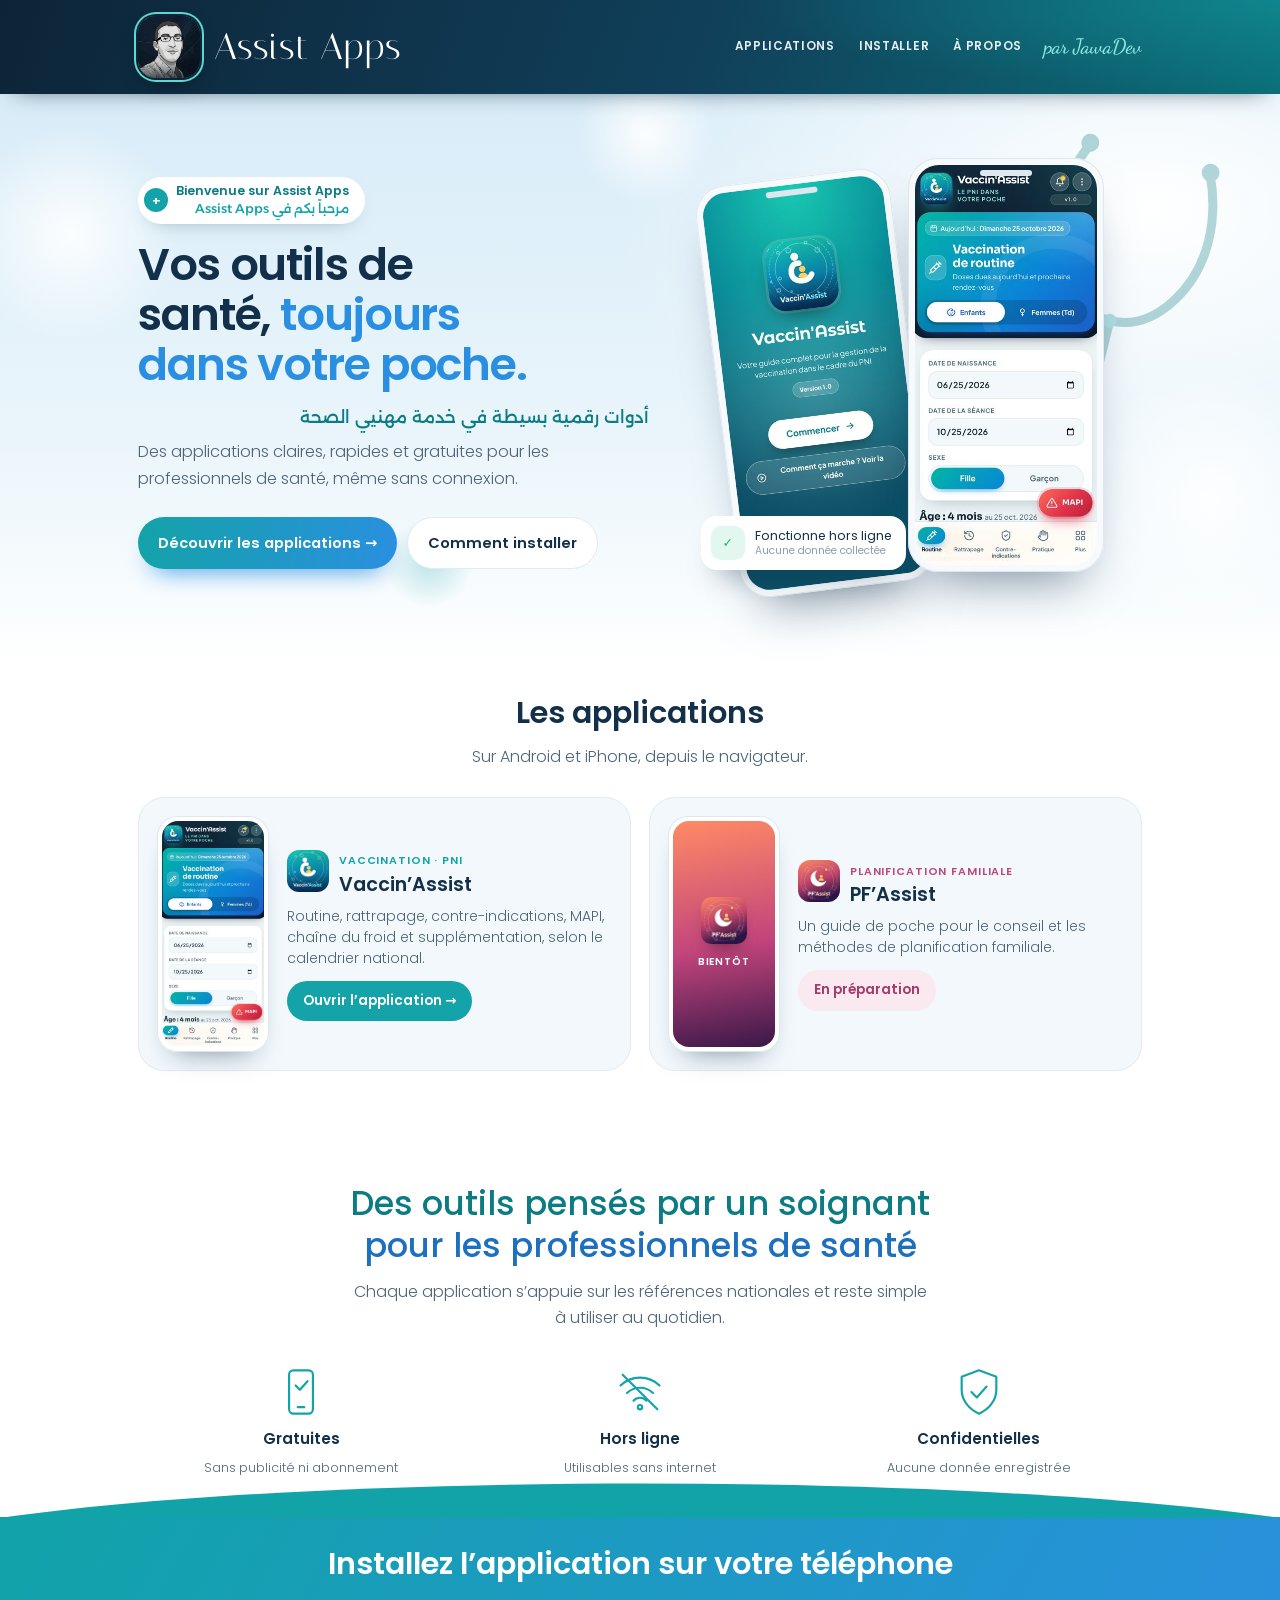
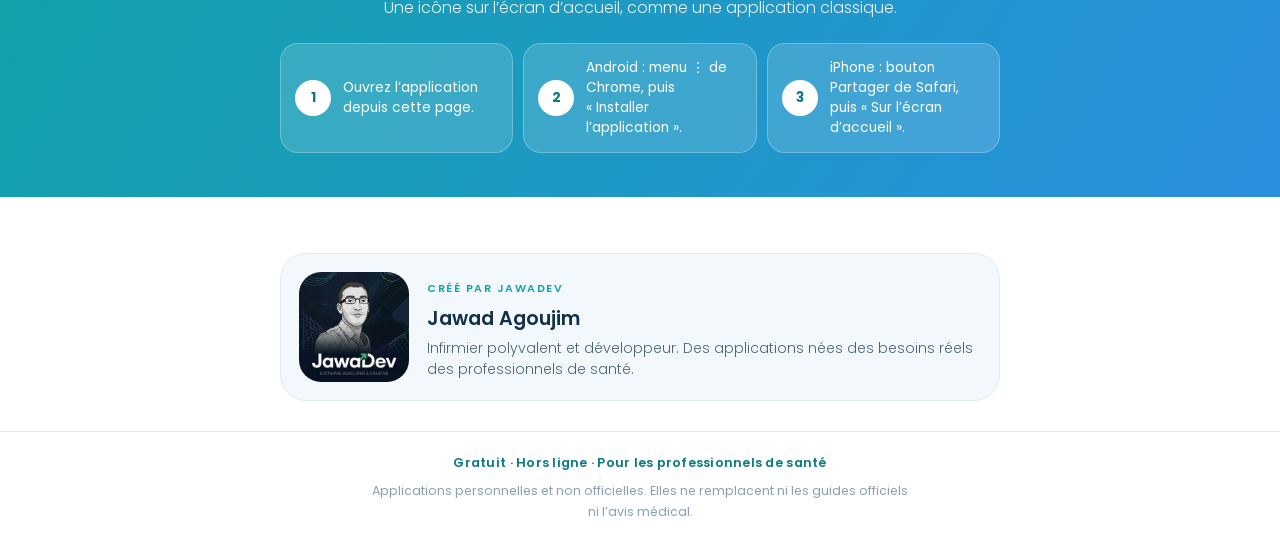
<file: index (1).html>
<!doctype html>
<html lang="fr">
<head>
<meta charset="utf-8">
<meta name="viewport" content="width=device-width, initial-scale=1, viewport-fit=cover">
<title>Assist Apps</title>
<meta name="description" content="Assist Apps par JawaDev : applications de poche pour les professionnels de santé, réalisées par Jawad Agoujim, infirmier. Gratuites, hors ligne, non officielles.">
<meta name="theme-color" content="#0d2438">
<link rel="icon" type="image/jpeg" href="assets/jawadev-avatar.jpg">
<link rel="preconnect" href="https://fonts.googleapis.com">
<link rel="preconnect" href="https://fonts.gstatic.com" crossorigin>
<link rel="stylesheet" href="https://fonts.googleapis.com/css2?family=Italiana&family=Dancing+Script:wght@600&family=Poppins:wght@300;400;500;600;700&family=Alexandria:wght@500&display=swap">
<style>
/* Clean medical site: white page, sky-blue and teal, a soft clinical hero with phones showing the real apps, line icons, a teal wave band. */
:root {
  --white: #ffffff; --mist: #f2f8fc; --sky: #e3f1fa; --ink: #13304a; --text: #4d6478; --faint: #8aa0b2; --line: #e1ebf2;
  --teal: #14a3a8; --teal-d: #0b7c83; --blue: #2a8fe0; --blue-d: #1d6fc0; --green: #22b26a;
  --font: "Poppins", "Segoe UI", system-ui, sans-serif;
  --arabic: "Alexandria", "Noto Kufi Arabic", "Segoe UI", sans-serif;
  color-scheme: light;
}
* { box-sizing: border-box; }
html { background: var(--white); scroll-behavior: smooth; }
body { margin: 0; background: var(--white); color: var(--text); font: 400 1rem/1.65 var(--font); -webkit-font-smoothing: antialiased; overflow-x: hidden; }
.in { max-width: 1040px; margin: 0 auto; padding-left: max(18px, env(safe-area-inset-left, 0px)); padding-right: max(18px, env(safe-area-inset-right, 0px)); }
h1, h2, h3 { color: var(--ink); font-family: var(--font); }

/* Bandeau et en-tête */
.strip { background: var(--teal-d); color: #e6fbfb; font-size: .76rem; text-align: center; padding-block: 7px; padding-top: calc(env(safe-area-inset-top, 0px) + 7px); }
.strip span { opacity: .9; }
header { position: sticky; top: 0; padding-top: env(safe-area-inset-top, 0px); z-index: 20; color: #fff;
  background: radial-gradient(60% 140% at 100% 0%, rgb(20 163 168 / .45), transparent 70%), linear-gradient(110deg, #0d2438, #10405a 55%, #0b6f78);
  box-shadow: 0 10px 24px -16px rgb(13 36 56 / .8); }
header .logo b { color: #fff; }
header .logo img { box-shadow: 0 0 0 2px #0d2438, 0 0 0 4px #5fd6cf, 0 10px 22px -8px rgb(0 0 0 / .6); }
header nav a { color: rgb(255 255 255 / .9); }
header nav a:hover { background: rgb(255 255 255 / .12); }
header .sig { color: #8fe7e1; }
.bar { display: flex; align-items: center; justify-content: space-between; gap: 12px; padding-block: 16px; }
.logo { display: flex; align-items: center; gap: 10px; text-decoration: none; }
.logo { gap: 14px; }
.logo img { width: 62px; height: 62px; border-radius: 18px; object-fit: cover; }
.logo b { display: block; font-family: "Italiana", "Cormorant Garamond", Georgia, "Times New Roman", serif; font-weight: 400; font-size: 2.3rem; color: var(--ink); line-height: 1; letter-spacing: .02em; }
@media (max-width: 359px) { .logo { gap: 10px; } .logo img { width: 46px !important; height: 46px !important; border-radius: 14px !important; } .logo b { font-size: 1.7rem !important; } .sig { font-size: 1.1rem; } .feat h3 { font-size: .78rem !important; } }
@media (max-width: 400px) { .logo img { width: 54px; height: 54px; border-radius: 16px; } .logo b { font-size: 2.05rem; } }
.sig { font: 600 1.3rem/1 "Dancing Script", "Brush Script MT", cursive; color: var(--teal-d); text-decoration: none; white-space: nowrap; }
.bar nav { margin-left: auto; }
nav { display: flex; gap: 4px; }
nav a { font-size: .74rem; font-weight: 600; letter-spacing: .06em; text-transform: uppercase; color: var(--ink); text-decoration: none; padding: 8px 10px; border-radius: 10px; }
nav a:hover { background: var(--sky); }
@media (max-width: 560px) { nav { display: none; } }
.nav-cta { background: var(--teal); color: #fff !important; }

/* Hero */
.hero { position: relative; overflow: hidden; background: radial-gradient(70% 90% at 90% 20%, #ffffff 0%, transparent 60%), linear-gradient(180deg, #d8ecf8 0%, #eaf5fb 60%, #ffffff 100%); }
.bokeh { position: absolute; inset: 0; pointer-events: none; }
.bokeh i { position: absolute; border-radius: 50%; background: radial-gradient(circle, rgb(255 255 255 / .9), rgb(255 255 255 / 0) 70%); animation: drift 14s ease-in-out infinite alternate; }
.bokeh i:nth-child(1) { width: 220px; height: 220px; left: -40px; top: 30px; }
.bokeh i:nth-child(2) { width: 140px; height: 140px; left: 45%; top: -30px; animation-duration: 18s; }
.bokeh i:nth-child(3) { width: 260px; height: 260px; right: -60px; bottom: 40px; animation-duration: 22s; }
.bokeh i:nth-child(4) { width: 90px; height: 90px; left: 30%; bottom: 60px; background: radial-gradient(circle, rgb(20 163 168 / .25), transparent 70%); }
@keyframes drift { to { transform: translate(30px, 24px) scale(1.08); } }
.ecg { position: absolute; left: 0; right: 0; bottom: 6px; width: 100%; height: 60px; opacity: .35; }
.ecg path { stroke-dasharray: 1400; stroke-dashoffset: 1400; animation: beat 4.5s linear infinite; }
@keyframes beat { 0% { stroke-dashoffset: 1400; } 60%, 100% { stroke-dashoffset: 0; } }
.hero-grid { position: relative; display: grid; gap: 30px; padding-block: 40px 56px; align-items: center; }
@media (min-width: 820px) { .hero-grid { grid-template-columns: 1.05fr .95fr; padding-block: 64px 80px; } }
.hello { display: inline-flex; align-items: center; gap: 8px; font-size: .78rem; font-weight: 600; color: var(--teal-d); background: #fff; padding: 6px 14px 6px 6px; border-radius: 999px; box-shadow: 0 8px 20px -14px rgb(19 48 74 / .5); }
.hello > span { display: grid; line-height: 1.3; }
.hello-ar { font: 500 .8rem/1.5 var(--arabic); text-align: right; color: var(--teal); }
.hello { padding-right: 16px; }
.hello i { display: grid; place-items: center; width: 24px; height: 24px; border-radius: 50%; background: var(--teal); color: #fff; font-style: normal; font-size: .8rem; }
.hero h1 { margin: 16px 0 0; font-weight: 600; font-size: clamp(1.7rem, 7vw, 2.8rem); line-height: 1.12; letter-spacing: -.025em; text-wrap: balance; }
.hero h1 em { font-style: normal; color: var(--blue); }
.hero .ar { margin: 12px 0 0; font: 500 1.05rem/1.7 var(--arabic); color: var(--teal-d); }
.hero p.lead { margin: 8px 0 0; max-width: 32rem; font-weight: 300; font-size: 1.02rem; }
.btns { display: flex; flex-wrap: wrap; gap: 10px; margin-top: 24px; }
.btn { display: inline-flex; align-items: center; gap: 8px; padding: 13px 20px; border-radius: 999px; font-weight: 600; font-size: .92rem; text-decoration: none; }
.btn.main { background: linear-gradient(100deg, var(--teal), var(--blue)); color: #fff; box-shadow: 0 14px 26px -14px var(--blue); }
.btn.alt { background: #fff; color: var(--ink); border: 1px solid var(--line); }

/* Téléphones */
.phones { position: relative; height: 430px; max-width: 420px; width: 100%; justify-self: center; }
.phone { position: absolute; width: 196px; aspect-ratio: 360 / 760; border-radius: 30px; padding: 7px; background: #f7fafc; box-shadow: 0 30px 50px -24px rgb(19 48 74 / .55), inset 0 0 0 1px #dfe7ee; }
.phone img, .phone .screen { display: block; width: 100%; height: 100%; border-radius: 24px; object-fit: cover; object-position: top; }
.phone::before { content: ""; position: absolute; top: 12px; left: 50%; width: 52px; height: 6px; margin-left: -26px; border-radius: 9px; background: #dfe7ee; z-index: 1; }
.p1 { left: 4%; top: 18px; transform: rotate(-7deg); animation: f1 6s ease-in-out infinite; }
.p2 { right: 4%; top: 0; z-index: 2; animation: f2 6s ease-in-out infinite; }
@keyframes f1 { 50% { transform: rotate(-7deg) translateY(-10px); } }
@keyframes f2 { 50% { transform: translateY(10px); } }
.badge { position: absolute; z-index: 3; left: 0; bottom: 18px; display: flex; align-items: center; gap: 10px; padding: 10px 14px 10px 10px; border-radius: 16px; background: #fff; box-shadow: 0 18px 30px -18px rgb(19 48 74 / .6); font-size: .78rem; line-height: 1.3; color: var(--ink); animation: f2 7s ease-in-out infinite; }
.badge b { display: grid; place-items: center; width: 34px; height: 34px; border-radius: 10px; background: #e2f7ee; color: var(--green); }
.badge span small { display: block; color: var(--faint); }

/* Bienvenue + atouts */
.welcome { text-align: center; padding-block: 56px 40px; }
.welcome h2 { margin: 0; font-weight: 500; font-size: clamp(1.5rem, 5.5vw, 2.1rem); line-height: 1.25; color: var(--teal-d); }
.welcome h2 span { display: block; color: var(--blue-d); }
.welcome p { margin: 12px auto 0; max-width: 36rem; font-weight: 300; }
.feats { display: grid; grid-template-columns: repeat(3, minmax(0, 1fr)); gap: 12px; margin-top: 34px; }
.feat { display: grid; justify-items: center; gap: 8px; text-align: center; }
.feat svg { width: 52px; height: 52px; stroke: var(--teal); }
.feat h3 { margin: 0; font-weight: 600; font-size: .95rem; }
.feat p { margin: 0; font-size: .78rem; font-weight: 300; line-height: 1.45; }

/* Applications */
.apps { padding-block: 20px 56px; }
.sec-t { text-align: center; margin: 0 0 6px; font-weight: 600; font-size: clamp(1.4rem, 5vw, 1.9rem); }
.sec-s { text-align: center; margin: 0 0 26px; font-weight: 300; }
.list { display: grid; gap: 18px; }
@media (min-width: 820px) { .list { grid-template-columns: 1fr 1fr; } }
.app { --c: var(--teal); display: grid; grid-template-columns: 112px minmax(0, 1fr); gap: 18px; align-items: center; padding: 18px; border-radius: 26px; background: var(--mist); border: 1px solid var(--line); text-decoration: none; color: inherit; transition: transform .25s ease, box-shadow .25s ease; }
a.app:hover { transform: translateY(-3px); box-shadow: 0 20px 36px -24px rgb(19 48 74 / .45); }
.mini { position: relative; width: 112px; aspect-ratio: 360 / 760; border-radius: 20px; padding: 5px; background: #fff; box-shadow: 0 16px 28px -18px rgb(19 48 74 / .6), inset 0 0 0 1px #dfe7ee; }
.mini img, .mini .screen { display: block; width: 100%; height: 100%; border-radius: 16px; object-fit: cover; object-position: top; }
.screen.pf { display: grid; place-items: center; align-content: center; gap: 10px; background: linear-gradient(170deg, #ff8a65, #c2457c 55%, #3a1748); color: #fff; text-align: center; font-size: .62rem; font-weight: 600; letter-spacing: .1em; text-transform: uppercase; }
.screen.pf img { width: 46%; height: auto; border-radius: 22%; box-shadow: 0 10px 18px -10px rgb(0 0 0 / .6); }
.phone .screen.pf { font-size: .8rem; }
.app .head { display: flex; align-items: center; gap: 10px; }
.app .head img { width: 42px; height: 42px; border-radius: 12px; }
.app h3 { margin: 0; font-weight: 600; font-size: 1.2rem; line-height: 1.2; }
.app .tag { display: inline-block; font-size: .68rem; font-weight: 600; letter-spacing: .08em; text-transform: uppercase; color: var(--c); }
.app p { margin: 10px 0 12px; font-size: .88rem; font-weight: 300; line-height: 1.5; }
.go { display: inline-flex; align-items: center; gap: 8px; padding: 9px 16px; border-radius: 999px; background: var(--c); color: #fff; font-weight: 600; font-size: .85rem; }
.soon { --c: #c2457c; }
.soon .go { background: #fbe9f0; color: #a63a69; }

/* Bande turquoise */
.band { position: relative; color: #fff; background: linear-gradient(120deg, #11a3a8, #2a8fe0); }
.band svg.w { display: block; width: 100%; height: 46px; }
.band .w.top { position: absolute; top: -45px; left: 0; }
.band .in { padding-block: 22px 44px; text-align: center; }
.band h2 { margin: 0; color: #fff; font-weight: 600; font-size: clamp(1.35rem, 5vw, 1.9rem); }
.band p.s { margin: 6px 0 22px; opacity: .9; font-weight: 300; }
.steps { display: grid; gap: 10px; text-align: left; max-width: 720px; margin: 0 auto; }
@media (min-width: 720px) { .steps { grid-template-columns: repeat(3, 1fr); } }
.step { display: grid; grid-template-columns: 36px minmax(0, 1fr); gap: 12px; align-items: center; padding: 14px; border-radius: 18px; background: rgb(255 255 255 / .14); border: 1px solid rgb(255 255 255 / .25); font-size: .86rem; line-height: 1.45; }
.step b { display: grid; place-items: center; width: 36px; height: 36px; border-radius: 50%; background: #fff; color: var(--teal-d); font-weight: 700; }

/* Auteur et pied */
.about { padding-block: 56px 30px; }
.card { display: grid; grid-template-columns: 110px minmax(0, 1fr); gap: 18px; align-items: center; max-width: 720px; margin: 0 auto; padding: 18px; border-radius: 26px; background: var(--mist); border: 1px solid var(--line); }
.card img { width: 110px; height: 110px; border-radius: 22px; object-fit: cover; }
.card small { font-size: .68rem; letter-spacing: .14em; text-transform: uppercase; color: var(--teal); font-weight: 600; }
.card h3 { margin: 2px 0 4px; font-weight: 600; font-size: 1.2rem; }
.card p { margin: 0; font-size: .88rem; font-weight: 300; line-height: 1.5; }
footer { border-top: 1px solid var(--line); text-align: center; font-size: .78rem; color: var(--faint); padding-block: 20px; padding-bottom: calc(env(safe-area-inset-bottom, 0px) + 22px); }
footer p { margin: 0 auto; max-width: 34rem; }
footer .motto { margin-bottom: 8px; font-size: .8rem; font-weight: 600; letter-spacing: .02em; color: var(--teal-d); }


.steth { position: absolute; right: -40px; top: 24px; width: 230px; height: auto; opacity: .22; transform: rotate(14deg); }
@media (min-width: 820px) { .steth { right: 2%; top: 40px; width: 300px; opacity: .3; } }
.steth .tube { stroke-dasharray: 700; stroke-dashoffset: 700; animation: draw 3.2s ease forwards .3s; }
.steth .chest { transform-origin: 44px 300px; animation: swing 5s ease-in-out infinite 3s; }
@keyframes draw { to { stroke-dashoffset: 0; } }
@keyframes swing { 50% { transform: rotate(8deg); } }
/* Téléphone : page courte */
@media (max-width: 819px) {
  .phones { display: none; }
  .hero-grid { padding-block: 26px 40px; gap: 0; }
  .hero h1 { margin-top: 12px; font-size: clamp(1.5rem, 6.4vw, 2rem); }
  .btns { margin-top: 18px; gap: 8px; }
  .btn { padding: 11px 16px; font-size: .86rem; }
  .apps { padding-block: 34px 30px; }
  .sec-s { margin-bottom: 18px; }
  .list { gap: 12px; }
  .app { grid-template-columns: 78px minmax(0, 1fr); gap: 14px; padding: 14px; border-radius: 22px; }
  .mini { width: 78px; border-radius: 16px; padding: 4px; }
  .mini img, .mini .screen { border-radius: 12px; }
  .app .head img { width: 34px; height: 34px; border-radius: 10px; }
  .app h3 { font-size: 1.08rem; }
  .app p { margin: 6px 0 10px; font-size: .84rem; }
  .go { padding: 8px 14px; font-size: .8rem; }
  .welcome { padding-block: 10px 56px; }
  .welcome h2 { font-size: 1.3rem; }
  .band h2 { font-size: 1.25rem; }
  .welcome p { font-size: .92rem; }
  .feats { margin-top: 20px; gap: 8px; }
  .feat svg { width: 40px; height: 40px; }
  .feat p { display: none; }
  .band .in { padding-block: 14px 30px; }
  .band p.s { margin-bottom: 14px; font-size: .9rem; }
  .steps { gap: 8px; }
  .step { padding: 10px 12px; grid-template-columns: 30px minmax(0, 1fr); font-size: .82rem; }
  .step b { width: 30px; height: 30px; }
  .about { padding-block: 30px 22px; }
  .card { grid-template-columns: 72px minmax(0, 1fr); gap: 14px; padding: 14px; border-radius: 22px; }
  .card img { width: 72px; height: 72px; border-radius: 16px; }
  .card h3 { font-size: 1.08rem; }
  .card p { font-size: .84rem; }
}
/* Apparition au défilement */
.rv { opacity: 0; transform: translateY(22px); transition: opacity .7s ease, transform .7s cubic-bezier(.2,.7,.2,1); }
.rv.on { opacity: 1; transform: none; }
@media (prefers-reduced-motion: reduce) { *, *::before, *::after { animation: none !important; transition: none !important; } .rv { opacity: 1; transform: none; } }
</style>
</head>
<body>
<header>
  <div class="in bar">
    <a class="logo" href="./"><img src="assets/jawadev-avatar.jpg" alt=""><b>Assist Apps</b></a>
    <nav><a href="#apps">Applications</a><a href="#installer">Installer</a><a href="#auteur">À propos</a></nav>
    <a class="sig" href="#auteur">par JawaDev</a>
  </div>
</header>

<section class="hero">
  <div class="bokeh" aria-hidden="true"><i></i><i></i><i></i><i></i></div>
  <svg class="steth" viewBox="0 0 300 420" fill="none" stroke-linecap="round" stroke-linejoin="round" aria-hidden="true">
    <g stroke="#0b7c83" stroke-width="9">
      <path class="tube" d="M88 20 C70 60 66 110 92 150 C110 178 130 186 150 186 C170 186 190 178 208 150 C234 110 230 60 212 20"/>
      <path class="tube" d="M150 186 V232 C150 300 120 330 90 336 C60 342 40 322 44 298"/>
    </g>
    <g fill="#0b7c83"><circle cx="88" cy="18" r="9"/><circle cx="212" cy="18" r="9"/></g>
    <circle cx="150" cy="186" r="7" fill="#14a3a8"/>
    <g class="chest"><circle cx="44" cy="300" r="34" fill="#e8f6f8" stroke="#0b7c83" stroke-width="8"/><circle cx="44" cy="300" r="20" fill="#fff" stroke="#14a3a8" stroke-width="4"/><circle cx="44" cy="300" r="6" fill="#14a3a8"/></g>
  </svg>
  <svg class="ecg" viewBox="0 0 1200 80" preserveAspectRatio="none" aria-hidden="true"><path d="M0 40 H420 L440 40 L455 12 L470 70 L486 22 L498 40 H760 L776 40 L788 18 L800 62 L812 40 H1200" fill="none" stroke="#14a3a8" stroke-width="2"/></svg>
  <div class="in hero-grid">
    <div class="rv">
      <span class="hello"><i>+</i><span>Bienvenue sur Assist Apps<span class="hello-ar" lang="ar" dir="rtl">مرحباً بكم في Assist Apps</span></span></span>
      <h1>Vos outils de santé, <em>toujours dans votre poche.</em></h1>
      <p class="ar" dir="rtl" lang="ar">أدوات رقمية بسيطة في خدمة مهنيي الصحة</p>
      <p class="lead">Des applications claires, rapides et gratuites pour les professionnels de santé, même sans connexion.</p>
      <div class="btns"><a class="btn main" href="#apps">Découvrir les applications →</a><a class="btn alt" href="#installer">Comment installer</a></div>
    </div>
    <div class="phones rv" aria-hidden="true">
      <div class="phone p1"><img src="assets/va-splash.jpg" alt=""></div>
      <div class="phone p2"><img src="assets/va-home.jpg" alt=""></div>
      <div class="badge"><b>✓</b><span>Fonctionne hors ligne<small>Aucune donnée collectée</small></span></div>
    </div>
  </div>
</section>

<section class="in apps" id="apps">
  <h2 class="sec-t rv">Les applications</h2>
  <p class="sec-s rv">Sur Android et iPhone, depuis le navigateur.</p>
  <div class="list">
    <a class="app rv" href="vaccinassist/">
      <div class="mini"><img src="assets/va-home.jpg" alt="Écran de Vaccin’Assist"></div>
      <div>
        <div class="head"><img src="vaccinassist/icons/icon-192.png" alt=""><div><span class="tag">Vaccination · PNI</span><h3>Vaccin’Assist</h3></div></div>
        <p>Routine, rattrapage, contre-indications, MAPI, chaîne du froid et supplémentation, selon le calendrier national.</p>
        <span class="go">Ouvrir l’application →</span>
      </div>
    </a>
    <div class="app soon rv" aria-disabled="true">
      <div class="mini"><div class="screen pf"><img src="assets/pf-assist-192.png" alt="">Bientôt</div></div>
      <div>
        <div class="head"><img src="assets/pf-assist-192.png" alt=""><div><span class="tag">Planification familiale</span><h3>PF’Assist</h3></div></div>
        <p>Un guide de poche pour le conseil et les méthodes de planification familiale.</p>
        <span class="go">En préparation</span>
      </div>
    </div>
  </div>
</section>

<section class="in welcome">
  <h2 class="rv">Des outils pensés par un soignant <span>pour les professionnels de santé</span></h2>
  <p class="rv">Chaque application s’appuie sur les références nationales et reste simple à utiliser au quotidien.</p>
  <div class="feats">
    <div class="feat rv"><svg viewBox="0 0 48 48" fill="none" stroke-width="2" stroke-linecap="round" stroke-linejoin="round"><rect x="13" y="4" width="22" height="40" rx="4"/><path d="M21 38h6"/><path d="M19 18l4 4 7-8"/></svg><h3>Gratuites</h3><p>Sans publicité ni abonnement</p></div>
    <div class="feat rv"><svg viewBox="0 0 48 48" fill="none" stroke-width="2" stroke-linecap="round" stroke-linejoin="round"><path d="M6 18a26 26 0 0 1 36 0"/><path d="M12 25a17 17 0 0 1 24 0"/><path d="M18 32a8 8 0 0 1 12 0"/><circle cx="24" cy="38" r="2"/><path d="M8 8l32 32"/></svg><h3>Hors ligne</h3><p>Utilisables sans internet</p></div>
    <div class="feat rv"><svg viewBox="0 0 48 48" fill="none" stroke-width="2" stroke-linecap="round" stroke-linejoin="round"><path d="M24 4l16 6v12c0 10-7 18-16 22C15 40 8 32 8 22V10z"/><path d="M17 24l5 5 9-10"/></svg><h3>Confidentielles</h3><p>Aucune donnée enregistrée</p></div>
  </div>
</section>

<section class="band" id="installer">
  <svg class="w top" viewBox="0 0 1200 46" preserveAspectRatio="none" aria-hidden="true"><path d="M0 46 C300 0 900 0 1200 46 Z" fill="#11a3a8"/></svg>
  <div class="in">
    <h2 class="rv">Installez l’application sur votre téléphone</h2>
    <p class="s rv">Une icône sur l’écran d’accueil, comme une application classique.</p>
    <div class="steps">
      <div class="step rv"><b>1</b><span>Ouvrez l’application depuis cette page.</span></div>
      <div class="step rv"><b>2</b><span>Android : menu ⋮ de Chrome, puis «&nbsp;Installer l’application&nbsp;».</span></div>
      <div class="step rv"><b>3</b><span>iPhone : bouton Partager de Safari, puis «&nbsp;Sur l’écran d’accueil&nbsp;».</span></div>
    </div>
  </div>
</section>

<section class="in about" id="auteur">
  <div class="card rv">
    <img src="assets/jawadev.jpg" alt="Portrait illustré de Jawad Agoujim">
    <div><small>Créé par JawaDev</small><h3>Jawad Agoujim</h3><p>Infirmier polyvalent et développeur. Des applications nées des besoins réels des professionnels de santé.</p></div>
  </div>
</section>

<footer>
  <div class="in"><p class="motto">Gratuit · Hors ligne · Pour les professionnels de santé</p><p>Applications personnelles et non officielles. Elles ne remplacent ni les guides officiels ni l’avis médical.</p></div>
</footer>

<script>
(() => {
  const els = document.querySelectorAll('.rv');
  if (!('IntersectionObserver' in window)) { els.forEach(e => e.classList.add('on')); return; }
  const io = new IntersectionObserver(es => es.forEach(e => { if (e.isIntersecting) { e.target.classList.add('on'); io.unobserve(e.target); } }), { threshold: .12 });
  els.forEach((e, i) => { e.style.transitionDelay = (i % 4) * 90 + 'ms'; io.observe(e); });
})();
</script>
</body>
</html>
</file>
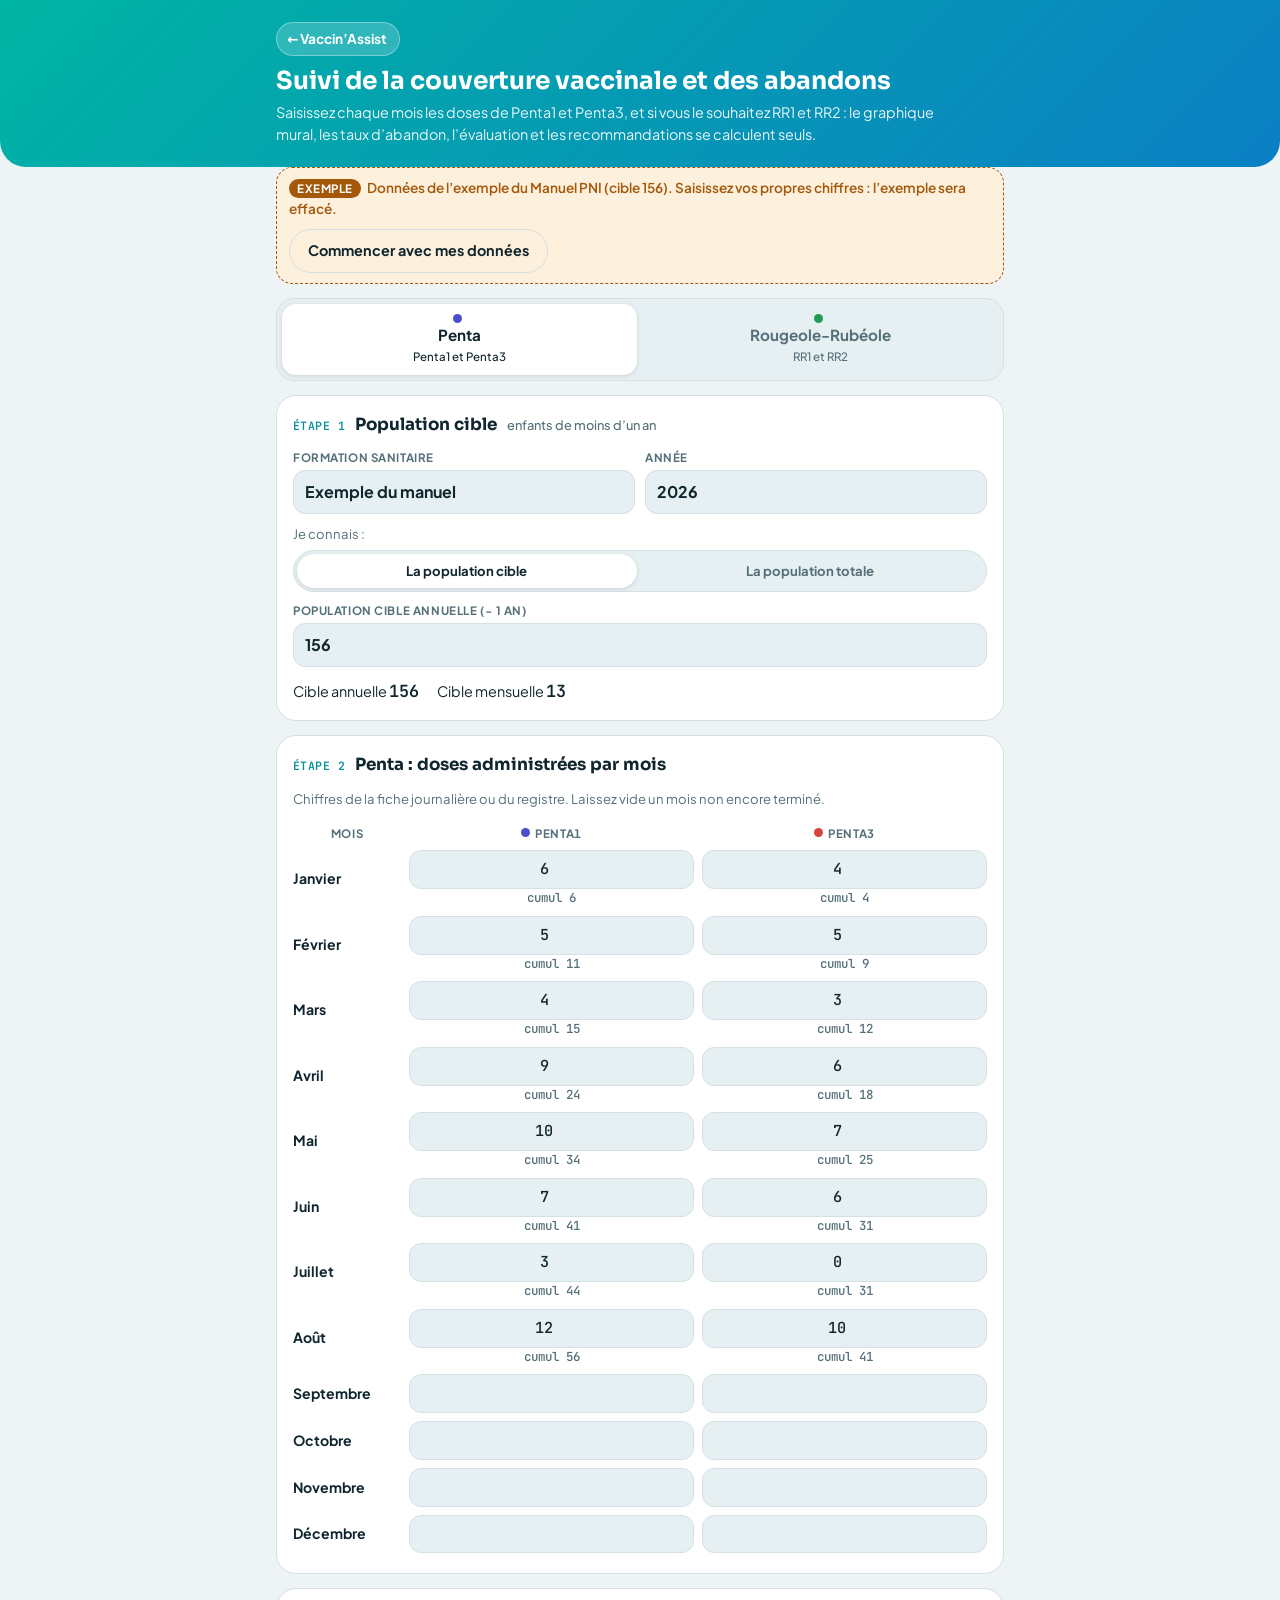
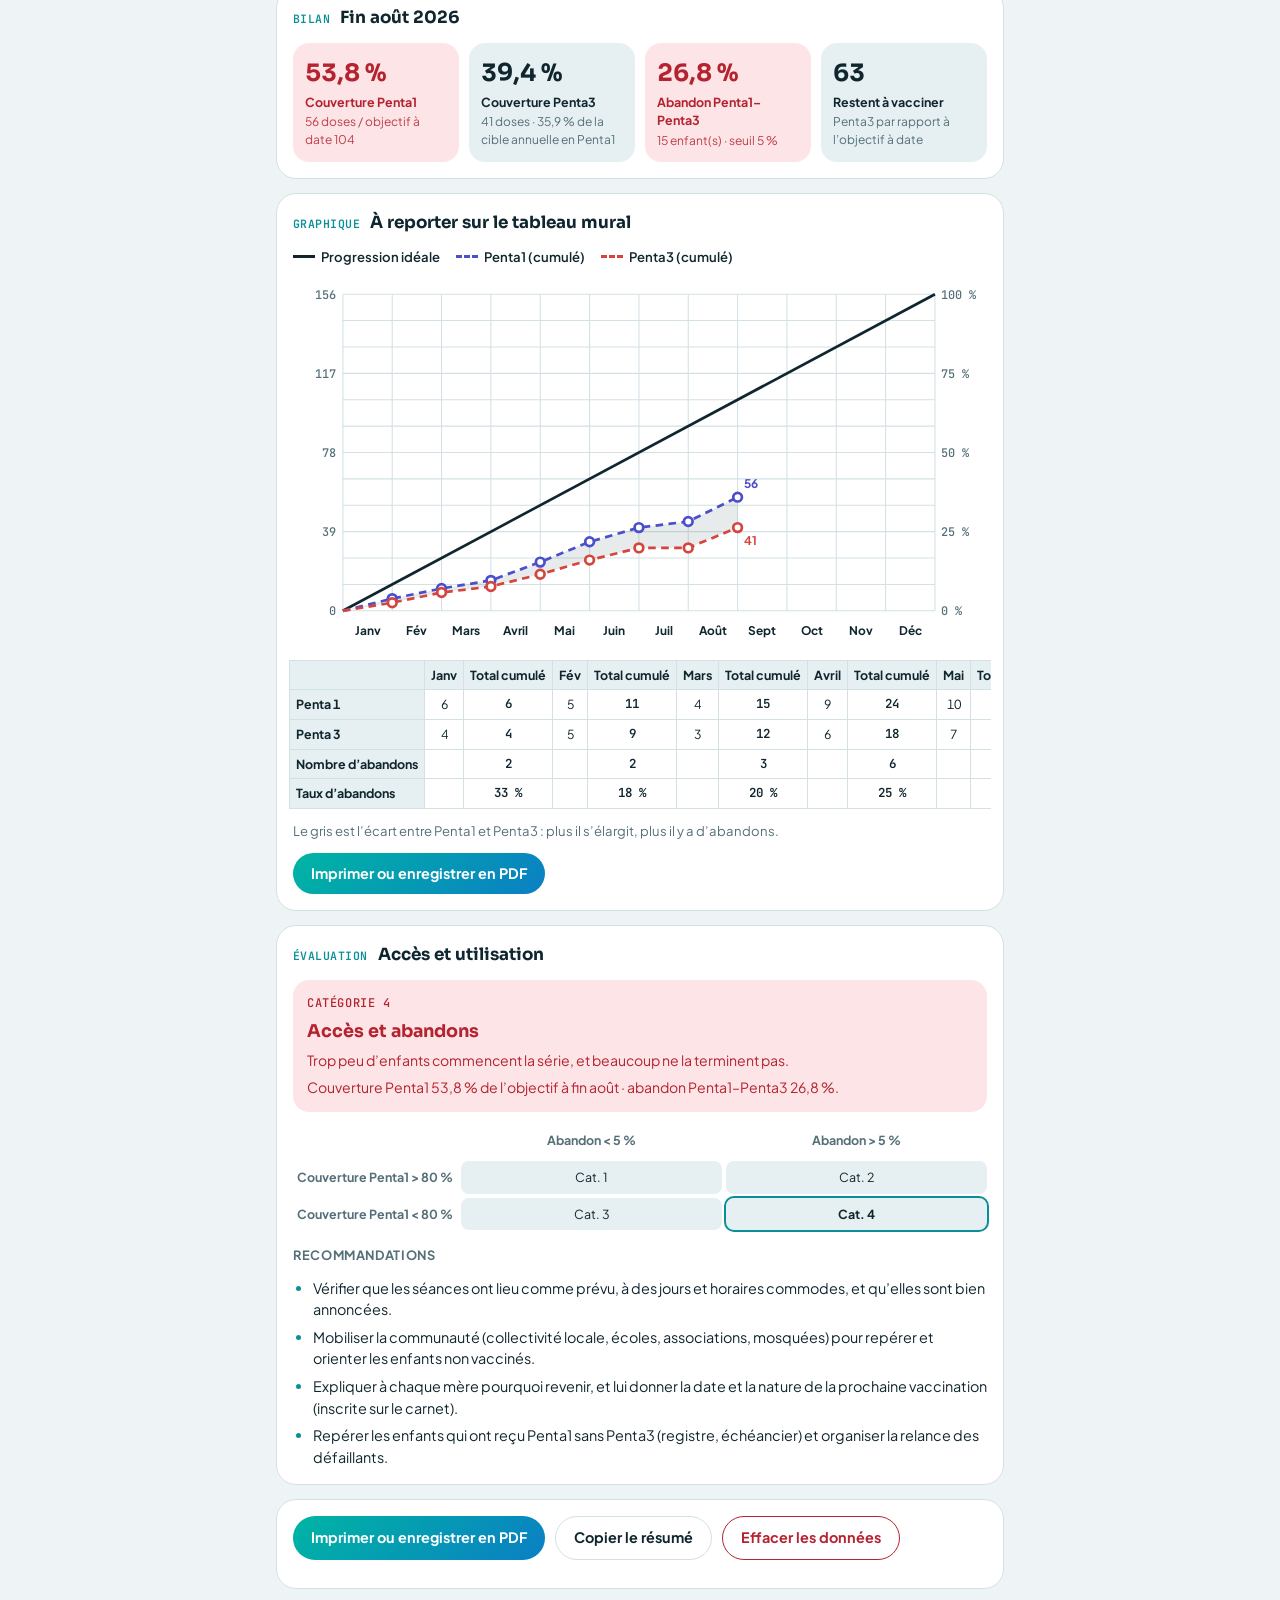
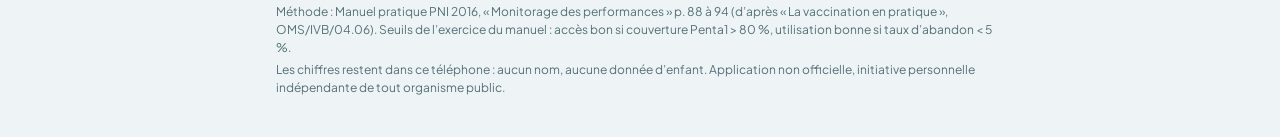
<file: vaccinassist/suivi-couverture.html>
<!doctype html>
<html lang="fr">
<head>
<meta charset="utf-8">
<meta name="viewport" content="width=device-width, initial-scale=1, viewport-fit=cover">
<title>Suivi de la couverture · Vaccin’Assist</title>
<meta name="description" content="Suivi de la couverture vaccinale Penta1 et Penta3, taux d’abandon et graphique mural, selon le Manuel pratique PNI. Outil personnel, non officiel.">
<meta name="theme-color" content="#0a86d8">
<link rel="manifest" href="manifest.webmanifest">
<link rel="icon" type="image/png" sizes="32x32" href="icons/favicon-32.png">
<link rel="apple-touch-icon" href="icons/apple-touch-icon.png">
<link rel="stylesheet" href="fonts/fonts.css">
<style>
/* Mise en page : bandeau Vaccin'Assist, puis une colonne de cartes (saisie → bilan → graphique mural → évaluation) */
:root {
  --bg: #eef4f5; --surface: #ffffff; --surface-2: #e6eff1; --line: #d3e1e4;
  --ink: #10262e; --muted: #557079;
  --grad-a: #00b5a3; --grad-b: #0a7fc4; --accent: #0a8f9a;
  --p1: #4b4fc9; --p3: #d6453d; --rr: #1f9d55; --rr2: #b7791f; --ideal: #10262e;
  --ok: #157a4a; --ok-bg: #dff3e8; --warn: #a3580a; --warn-bg: #fdf0dc; --bad: #b4232f; --bad-bg: #fde4e6;
  --font-brand: "Montserrat Alternates", "Sora", "Segoe UI", system-ui, sans-serif;
  --font-display: "Sora", "Segoe UI", system-ui, sans-serif;
  --font-body: "Plus Jakarta Sans", "Segoe UI", system-ui, sans-serif;
  --font-mono: "JetBrains Mono", ui-monospace, "Cascadia Mono", monospace;
}
@media (prefers-color-scheme: dark) { :root:not([data-theme="light"]) {
  --bg: #0b1a20; --surface: #12262e; --surface-2: #183039; --line: #24414b;
  --ink: #e5f1f3; --muted: #93adb5; --accent: #34c6c0;
  --p1: #8f93ff; --p3: #ff7a70; --rr: #4fd18a; --rr2: #f2c46d; --ideal: #e5f1f3;
  --ok: #5fd896; --ok-bg: #133827; --warn: #f2b25c; --warn-bg: #3a2a12; --bad: #ff8a92; --bad-bg: #3d1a1e; color-scheme: dark; } }
:root[data-theme="dark"] {
  --bg: #0b1a20; --surface: #12262e; --surface-2: #183039; --line: #24414b;
  --ink: #e5f1f3; --muted: #93adb5; --accent: #34c6c0;
  --p1: #8f93ff; --p3: #ff7a70; --rr: #4fd18a; --rr2: #f2c46d; --ideal: #e5f1f3;
  --ok: #5fd896; --ok-bg: #133827; --warn: #f2b25c; --warn-bg: #3a2a12; --bad: #ff8a92; --bad-bg: #3d1a1e; color-scheme: dark; }

* { box-sizing: border-box; }
[hidden] { display: none !important; }
img, svg { max-width: 100%; }
body { margin: 0; -webkit-text-size-adjust: 100%; background: var(--bg); color: var(--ink); font-family: var(--font-body); font-size: 15px; line-height: 1.5; }
.wrap { max-width: 760px; margin: 0 auto; padding-left: max(16px, env(safe-area-inset-left, 0px)); padding-right: max(16px, env(safe-area-inset-right, 0px)); padding-block: 0 40px; display: grid; gap: 14px; }
header.band { background: linear-gradient(135deg, var(--grad-a), var(--grad-b)); color: #fff; border-radius: 0 0 26px 26px; }
header.band .in { max-width: 760px; margin: 0 auto; padding-left: max(16px, env(safe-area-inset-left, 0px)); padding-right: max(16px, env(safe-area-inset-right, 0px)); padding-block: 22px 22px; display: grid; gap: 6px; }
.brand { font-family: var(--font-brand); font-size: .85rem; opacity: .9; letter-spacing: .01em; }
h1 { margin: 0; font-family: var(--font-display); font-size: 1.55rem; line-height: 1.2; text-wrap: balance; }
header p { margin: 0; font-size: .9rem; opacity: .92; max-width: 60ch; }
.back { justify-self: start; display: inline-flex; align-items: center; gap: 6px; color: #fff; text-decoration: none; font-weight: 700; font-size: .85rem; padding: 6px 12px 6px 10px; border-radius: 99px; background: rgb(255 255 255 / .18); border: 1px solid rgb(255 255 255 / .35); margin-bottom: 4px; }
.proto { justify-self: start; font-size: .7rem; font-weight: 800; letter-spacing: .06em; text-transform: uppercase; padding: 3px 10px; border-radius: 99px; background: rgb(255 255 255 / .18); border: 1px solid rgb(255 255 255 / .35); }

.card { background: var(--surface); border: 1px solid var(--line); border-radius: 20px; padding: 16px; display: grid; gap: 12px; min-width: 0; }
.card h2 { margin: 0; font-family: var(--font-display); font-size: 1.05rem; display: flex; align-items: baseline; gap: 10px; flex-wrap: wrap; }
.card h2 small { font-family: var(--font-body); font-weight: 500; font-size: .8rem; color: var(--muted); }
.step { font-family: var(--font-mono); font-size: .72rem; color: var(--accent); letter-spacing: .04em; }
.note { margin: 0; font-size: .82rem; color: var(--muted); }

.example { border: 1.5px dashed var(--warn); background: var(--warn-bg); color: var(--warn); border-radius: 16px; padding: 10px 12px; font-size: .85rem; font-weight: 600; display: flex; gap: 10px; align-items: center; flex-wrap: wrap; justify-content: space-between; }
.example b { text-transform: uppercase; letter-spacing: .05em; font-size: .72rem; background: var(--warn); color: var(--surface); padding: 2px 8px; border-radius: 99px; margin-right: 6px; }

.fields { display: grid; grid-template-columns: repeat(2, minmax(0, 1fr)); gap: 10px; }
.fields .full { grid-column: 1 / -1; }
label { display: grid; gap: 4px; font-size: .72rem; font-weight: 700; text-transform: uppercase; letter-spacing: .05em; color: var(--muted); min-width: 0; }
input, select { font: inherit; font-size: 1rem; text-transform: none; letter-spacing: 0; color: var(--ink); background: var(--surface-2); border: 1px solid var(--line); border-radius: 12px; padding: 9px 11px; width: 100%; min-width: 0; }
input:focus-visible, select:focus-visible, button:focus-visible { outline: 3px solid color-mix(in srgb, var(--accent) 45%, transparent); outline-offset: 1px; }
.seg { display: inline-grid; grid-auto-flow: column; background: var(--surface-2); border: 1px solid var(--line); border-radius: 99px; padding: 3px; }
.seg button { font: inherit; font-size: .82rem; font-weight: 700; border: 0; background: transparent; color: var(--muted); padding: 7px 12px; border-radius: 99px; cursor: pointer; }
.seg button[aria-pressed="true"] { background: var(--surface); color: var(--ink); box-shadow: 0 1px 4px rgb(0 0 0 / .12); }
.target { display: flex; gap: 8px 18px; flex-wrap: wrap; font-size: .9rem; }
.target span b { font-family: var(--font-mono); font-size: 1.05rem; }

.months { overflow-x: auto; margin: 0 -4px; }
table { border-collapse: collapse; width: 100%; font-variant-numeric: tabular-nums; }
.entry th, .entry td { padding: 4px; text-align: center; }
.entry thead th { font-size: .72rem; text-transform: uppercase; letter-spacing: .05em; color: var(--muted); font-weight: 700; }
.entry tbody th { text-align: left; font-weight: 700; font-size: .88rem; white-space: nowrap; padding-right: 8px; }
.entry input { text-align: center; padding: 7px 4px; font-family: var(--font-mono); font-size: .95rem; }
.entry .cum { font-family: var(--font-mono); font-size: .78rem; color: var(--muted); }
.dot { display: inline-block; width: 9px; height: 9px; border-radius: 50%; margin-right: 5px; vertical-align: 1px; }

.tiles { display: grid; grid-template-columns: repeat(2, minmax(0, 1fr)); gap: 10px; }
.tile { border-radius: 16px; padding: 12px; background: var(--surface-2); display: grid; gap: 2px; align-content: start; }
.tile .v { font-family: var(--font-display); font-size: 1.5rem; font-weight: 700; font-variant-numeric: tabular-nums; }
.tile .k { font-size: .78rem; font-weight: 700; }
.tile .s { font-size: .75rem; color: var(--muted); }
.tile.ok { background: var(--ok-bg); color: var(--ok); }
.tile.bad { background: var(--bad-bg); color: var(--bad); }
.tile.ok .s, .tile.bad .s { color: inherit; opacity: .85; }
@media (min-width: 620px) { .tiles { grid-template-columns: repeat(4, minmax(0, 1fr)); } }

.chartbox { overflow-x: auto; }
svg.chart { width: 100%; min-width: 520px; height: auto; display: block; }
svg .gl { stroke: var(--line); stroke-width: 1; }
svg .ax { fill: var(--muted); font-family: var(--font-mono); font-size: 11px; }
svg .axb { fill: var(--ink); font-family: var(--font-body); font-size: 11px; font-weight: 700; }
.legend { display: flex; gap: 6px 16px; flex-wrap: wrap; font-size: .82rem; font-weight: 600; }
.legend i { display: inline-block; width: 22px; height: 0; border-top: 3px dashed; vertical-align: 4px; margin-right: 6px; }
.legend i.solid { border-top-style: solid; }

.wall th, .wall td { border: 1px solid var(--line); padding: 5px 6px; font-size: .78rem; text-align: center; white-space: nowrap; }
.wall thead th { background: var(--surface-2); font-weight: 700; }
.wall tbody th { text-align: left; background: var(--surface-2); }
.wall td.cu { font-family: var(--font-mono); font-weight: 700; }

.verdict { border-radius: 16px; padding: 14px; display: grid; gap: 6px; }
.verdict.c1 { background: var(--ok-bg); color: var(--ok); }
.verdict.c2, .verdict.c3 { background: var(--warn-bg); color: var(--warn); }
.verdict.c4 { background: var(--bad-bg); color: var(--bad); }
.verdict .cat { font-family: var(--font-mono); font-size: .75rem; letter-spacing: .05em; text-transform: uppercase; }
.verdict b { font-family: var(--font-display); font-size: 1.1rem; }
.verdict p { margin: 0; font-size: .88rem; color: inherit; }
.grid4 { display: grid; grid-template-columns: auto 1fr 1fr; gap: 4px; font-size: .78rem; text-align: center; }
.grid4 div { padding: 7px 4px; border-radius: 8px; background: var(--surface-2); }
.grid4 .h { background: transparent; font-weight: 700; color: var(--muted); }
.grid4 .on { outline: 2.5px solid var(--accent); font-weight: 800; }
.recos { margin: 0; padding-left: 20px; display: grid; gap: 6px; font-size: .9rem; }
.recos li::marker { color: var(--accent); }
h3 { margin: 4px 0 0; font-size: .8rem; text-transform: uppercase; letter-spacing: .05em; color: var(--muted); }

.actions { display: flex; gap: 10px; flex-wrap: wrap; }
.btn { font: inherit; font-weight: 700; font-size: .9rem; border: 0; border-radius: 99px; padding: 10px 18px; cursor: pointer; color: #fff; background: linear-gradient(135deg, var(--grad-a), var(--grad-b)); }
.btn.ghost { background: transparent; color: var(--ink); border: 1px solid var(--line); }
.btn.danger { background: transparent; color: var(--bad); border: 1px solid var(--bad); }
.confirm { display: flex; gap: 8px; align-items: center; flex-wrap: wrap; font-size: .85rem; font-weight: 600; color: var(--bad); }
[hidden] { display: none !important; }
.checks { display: grid; gap: 6px; }
.checks div { display: flex; justify-content: space-between; gap: 10px; align-items: baseline; padding: 8px 12px; border-radius: 12px; background: var(--surface-2); font-size: .85rem; }
.checks b { font-family: var(--font-mono); white-space: nowrap; }
.checks .ok { background: var(--ok-bg); color: var(--ok); } .checks .bad { background: var(--bad-bg); color: var(--bad); }
.parts { display: grid; grid-template-columns: 1fr 1fr; gap: 6px; background: var(--surface-2); border: 1px solid var(--line); border-radius: 18px; padding: 5px; }
.parts button { font: inherit; font-weight: 700; font-size: .95rem; border: 0; border-radius: 14px; padding: 10px 8px; background: transparent; color: var(--muted); cursor: pointer; display: grid; justify-items: center; gap: 1px; }
.parts button small { font-weight: 500; font-size: .72rem; }
.parts button[aria-selected="true"] { background: var(--surface); color: var(--ink); box-shadow: 0 1px 4px rgb(0 0 0 / .12); }
@media screen { body[data-part="p"] .part-r, body[data-part="r"] .part-p { display: none !important; } }
.toast { font-size: .82rem; font-weight: 700; color: var(--ok); }
footer { font-size: .75rem; color: var(--muted); display: grid; gap: 4px; }
@media (prefers-reduced-motion: no-preference) { svg .ln { transition: opacity .3s; } }

.printbar { display: flex; flex-wrap: wrap; gap: 8px; }
.phd { display: none; }
@media print {
  @page { size: A4 landscape; margin: 9mm; }
  :root, :root[data-theme="dark"] { --bg: #fff; --surface: #fff; --surface-2: #eef3f4; --line: #b9c9cd; --ink: #000; --muted: #444; --ideal: #000;
    --p1: #3b3fbf; --p3: #c8352d; --rr: #1f9d55; --rr2: #a8690f; --ok: #157a4a; --ok-bg: #e3f4ea; --warn: #8a4a08; --warn-bg: #fbeed8; --bad: #a11d28; --bad-bg: #fbe2e4; color-scheme: light; }
  body { background: #fff; font-size: 11px; -webkit-print-color-adjust: exact; print-color-adjust: exact; }
  header.band, #ex, .noprint, .printbar, .toast, footer span:last-child { display: none !important; }
  .wrap { max-width: none; padding: 0; display: block; }
  .wrap > * { margin-bottom: 8px; }
  .phd { display: flex; justify-content: space-between; align-items: flex-end; gap: 12px; border-bottom: 2px solid #000; padding-bottom: 4px; }
  .phd b { font-size: 15px; font-family: var(--font-display); }
  .phd span { font-size: 11px; }
  .card { border: 1px solid #b9c9cd; border-radius: 8px; padding: 8px 10px; gap: 6px; display: block; }
  .card > * + * { margin-top: 6px; }
  .chartbox, .wall, .tiles { break-inside: avoid; }
  .tiles { grid-template-columns: repeat(4, minmax(0, 1fr)); gap: 6px; }
  .tile { padding: 6px 8px; } .tile .v { font-size: 1.15rem; }
  .months { overflow: visible; margin: 0; }
  svg.chart { min-width: 0; width: auto; height: 86mm; margin: 0 auto; }
  .card:has(#verdict), .rrsec { break-before: page; }
  .rr-off { display: none !important; }
  .rr-eval { break-inside: avoid; }
  .wall { width: 100%; } .wall th, .wall td { font-size: 8px; padding: 2px 3px; }
  .grid4 { gap: 6px; }
  footer { font-size: 9px; color: #444; }
}
</style>
</head>
<body>


<header class="band"><div class="in">
  <a class="back" href="./">← Vaccin’Assist</a>
  <h1>Suivi de la couverture vaccinale et des abandons</h1>
  <p>Saisissez chaque mois les doses de Penta1 et Penta3, et si vous le souhaitez RR1 et RR2 : le graphique mural, les taux d’abandon, l’évaluation et les recommandations se calculent seuls.</p>
</div></header>

<main class="wrap">
  <div class="example" id="ex" hidden>
    <span><b>Exemple</b>Données de l’exemple du Manuel PNI (cible 156). Saisissez vos propres chiffres : l’exemple sera effacé.</span>
    <button type="button" class="btn ghost" id="ex-clear">Commencer avec mes données</button>
  </div>

  <div class="phd" id="phd"></div>

  <nav class="parts noprint" role="tablist" aria-label="Parties de l’outil">
    <button type="button" role="tab" data-part="p" aria-selected="true"><span class="dot" style="background:var(--p1)"></span>Penta<small>Penta1 et Penta3</small></button>
    <button type="button" role="tab" data-part="r" aria-selected="false"><span class="dot" style="background:var(--rr)"></span>Rougeole-Rubéole<small>RR1 et RR2</small></button>
  </nav>

  <section class="card noprint">
    <h2><span class="step">ÉTAPE 1</span>Population cible <small>enfants de moins d’un an</small></h2>
    <div class="fields">
      <label for="fs">Formation sanitaire<input id="fs" type="text" placeholder="Ex. CS urbain …" autocomplete="off"></label>
      <label for="year">Année<input id="year" type="number" inputmode="numeric" min="2000" max="2100"></label>
      <div class="full" style="display:grid;gap:6px">
        <span class="note">Je connais :</span>
        <div class="seg" id="mode" role="group" aria-label="Mode de calcul">
          <button type="button" data-v="cible" aria-pressed="true">La population cible</button>
          <button type="button" data-v="totale" aria-pressed="false">La population totale</button>
        </div>
      </div>
      <label class="full" for="pop" id="pop-l">Population cible annuelle (− 1 an)<input id="pop" type="number" inputmode="numeric" min="0"></label>
    </div>
    <div class="target" id="target"></div>
  </section>

  <section class="card noprint part-p">
    <h2><span class="step">ÉTAPE 2</span>Penta : doses administrées par mois</h2>
    <p class="note">Chiffres de la fiche journalière ou du registre. Laissez vide un mois non encore terminé.</p>
    <div class="months">
      <table class="entry">
        <thead><tr><th scope="col">Mois</th><th scope="col"><span class="dot" style="background:var(--p1)"></span>Penta1</th><th scope="col"><span class="dot" style="background:var(--p3)"></span>Penta3</th></tr></thead>
        <tbody id="rows"></tbody>
      </table>
    </div>
  </section>

  <section class="card part-p" id="res">
    <h2><span class="step">BILAN</span><span id="res-t">Bilan</span></h2>
    <div class="tiles" id="tiles"></div>
  </section>

  <section class="card part-p">
    <h2><span class="step">GRAPHIQUE</span>À reporter sur le tableau mural</h2>
    <div class="legend">
      <span><i class="solid" style="border-color:var(--ideal)"></i>Progression idéale</span>
      <span><i style="border-color:var(--p1)"></i>Penta1 (cumulé)</span>
      <span><i style="border-color:var(--p3)"></i>Penta3 (cumulé)</span>
    </div>
    <div class="chartbox"><svg class="chart" id="chart" viewBox="0 0 640 340" role="img" aria-label="Graphique de suivi de la couverture vaccinale"></svg></div>
    <div class="months"><table class="wall" id="wall"></table></div>
    <p class="note">Le gris est l’écart entre Penta1 et Penta3 : plus il s’élargit, plus il y a d’abandons.</p>
    <div class="printbar"><button type="button" class="btn" data-print>Imprimer ou enregistrer en PDF</button></div>
  </section>

  <section class="card part-p">
    <h2><span class="step">ÉVALUATION</span>Accès et utilisation</h2>
    <div id="verdict"></div>
    <div class="grid4" id="grid4"></div>
    <h3>Recommandations</h3>
    <ul class="recos" id="recos"></ul>
  </section>

  <section class="card noprint part-r">
    <h2><span class="step">ÉTAPE 2</span>RR : doses administrées par mois</h2>
    <p class="note">Même population cible que l’étape 1. RR1 à 9 mois, RR2 à 18 mois. Partie facultative : si elle reste vide, elle n’apparaît pas à l’impression.</p>
    <div class="months">
      <table class="entry">
        <thead><tr><th scope="col">Mois</th><th scope="col"><span class="dot" style="background:var(--rr)"></span>RR1</th><th scope="col"><span class="dot" style="background:var(--rr2)"></span>RR2</th></tr></thead>
        <tbody id="rows-rr"></tbody>
      </table>
    </div>
  </section>

  <section class="card rrsec part-r" id="rr-res">
    <h2><span class="step">BILAN RR</span><span id="rr-t">Rougeole-Rubéole</span></h2>
    <div class="tiles" id="rr-tiles"></div>
    <div class="legend">
      <span><i class="solid" style="border-color:var(--ideal)"></i>Progression idéale</span>
      <span><i style="border-color:var(--rr)"></i>RR1 (cumulé)</span>
      <span><i style="border-color:var(--rr2)"></i>RR2 (cumulé)</span>
    </div>
    <div class="chartbox"><svg class="chart" id="chart-rr" viewBox="0 0 640 340" role="img" aria-label="Graphique de suivi RR1 et RR2"></svg></div>
    <div class="months"><table class="wall" id="wall-rr"></table></div>
    <p class="note">Le gris est l’écart entre RR1 et RR2 : les enfants qui ont reçu RR1 mais pas encore RR2. Seuil d’abandon : 5 %.</p>
  </section>

  <section class="card part-r rr-eval" id="rr-ev">
    <h2><span class="step">ÉVALUATION RR</span>Couverture et abandons</h2>
    <div id="rr-verdict"></div>
    <div class="checks" id="rr-checks"></div>
    <h3>Recommandations</h3>
    <ul class="recos" id="rr-recos"></ul>
    <p class="note">Repères du PNI (Recommandations 2023) : couverture d’au moins 95 %, taux d’abandon inférieur à 5 %. La grille en 4 catégories du manuel ne concerne que le Penta.</p>
  </section>

  <section class="card noprint">
    <div class="actions">
      <button type="button" class="btn" data-print>Imprimer ou enregistrer en PDF</button>
      <button type="button" class="btn ghost" id="copy">Copier le résumé</button>
      <button type="button" class="btn danger" id="reset">Effacer les données</button>
    </div>
    <div class="confirm" id="confirm" hidden>Effacer toutes les données saisies sur ce téléphone ?
      <button type="button" class="btn danger" id="reset-yes">Oui, effacer</button>
      <button type="button" class="btn ghost" id="reset-no">Annuler</button></div>
    <span class="toast" id="toast" role="status"></span>
    <textarea id="copytxt" hidden></textarea>
  </section>

  <footer>
    <span>Méthode : Manuel pratique PNI 2016, « Monitorage des performances » p. 88 à 94 (d’après « La vaccination en pratique », OMS/IVB/04.06). Seuils de l’exercice du manuel : accès bon si couverture Penta1 &gt; 80 %, utilisation bonne si taux d’abandon &lt; 5 %.</span>
    <span>Les chiffres restent dans ce téléphone : aucun nom, aucune donnée d’enfant. Application non officielle, initiative personnelle indépendante de tout organisme public.</span>
  </footer>
</main>

<script>
const MONTHS = ['Janvier','Février','Mars','Avril','Mai','Juin','Juillet','Août','Septembre','Octobre','Novembre','Décembre'];
const SHORT = ['Janv','Fév','Mars','Avril','Mai','Juin','Juil','Août','Sept','Oct','Nov','Déc'];
const KEY = 'vaccinassist-suivi-couverture';
const $ = s => document.querySelector(s);
const blank = () => ({ fs:'', year:new Date().getFullYear(), mode:'cible', pop:'', m: Array.from({length:12}, () => ({ p1:'', p3:'', rr:'', rr2:'' })), example:false });
// Exemple du Manuel PNI 2016 p. 88 (cible 156, Penta1 et Penta3 jusqu'en août)
const EXAMPLE = () => { const s = blank(); s.pop = 156; s.example = true; s.fs = 'Exemple du manuel';
  [6,5,4,9,10,7,3,12].forEach((v,i) => s.m[i].p1 = v); [4,5,3,6,7,6,0,10].forEach((v,i) => s.m[i].p3 = v); return s; };
let S;
try { S = JSON.parse(localStorage.getItem(KEY)) || EXAMPLE(); } catch (e) { S = EXAMPLE(); }
const save = () => { try { localStorage.setItem(KEY, JSON.stringify(S)); } catch (e) {} };
const num = v => (v === '' || v == null || isNaN(+v)) ? null : Math.max(0, Math.round(+v));
const pct = (a, b) => b ? a * 100 / b : null;
const f1 = x => x == null ? '–' : (Math.round(x * 10) / 10).toLocaleString('fr-FR') + ' %';
const nf = x => x == null ? '–' : x.toLocaleString('fr-FR');

function leaveExample() { if (S.example) { const y = S.year; S = blank(); S.year = y; } }

const KEYS = ['p1','p3','rr','rr2'];
const LBL = { p1:'Penta1', p3:'Penta3', rr:'RR1', rr2:'RR2' };
function buildRows() {
  const rows = ks => MONTHS.map((m, i) => `<tr><th scope="row">${m}</th>
    ${ks.map(k => `<td><input id="m${i}-${k}" type="number" inputmode="numeric" min="0" data-i="${i}" data-k="${k}" aria-label="${m} ${LBL[k]}"><div class="cum" id="c${i}-${k}"></div></td>`).join('')}</tr>`).join('');
  $('#rows').innerHTML = rows(['p1','p3']);
  $('#rows-rr').innerHTML = rows(['rr','rr2']);
}
function fill() {
  $('#fs').value = S.fs; $('#year').value = S.year; $('#pop').value = S.pop;
  $('#mode').querySelectorAll('button').forEach(b => b.setAttribute('aria-pressed', b.dataset.v === S.mode));
  $('#pop-l').firstChild.textContent = S.mode === 'cible' ? 'Population cible annuelle (− 1 an)' : 'Population totale desservie';
  S.m.forEach((r, i) => KEYS.forEach(k => { $(`#m${i}-${k}`).value = r[k] ?? ''; }));
  $('#ex').hidden = !S.example;
}

function compute() {
  const pop = num(S.pop);
  const cible = pop == null ? null : (S.mode === 'cible' ? pop : Math.round(pop * 0.04));
  const lastOf = ks => { let l = -1; S.m.forEach((r, i) => { if (ks.some(k => num(r[k]) != null)) l = i; }); return l; };
  const last = lastOf(['p1','p3']), lastR = lastOf(['rr','rr2']);
  const cum = {}, acc = {};
  KEYS.forEach(k => { cum[k] = []; acc[k] = 0; const L = k[0] === 'p' ? last : lastR;
    S.m.forEach((r, i) => { acc[k] += num(r[k]) ?? 0; cum[k][i] = i <= L ? acc[k] : null; }); });
  const n = last + 1, nR = lastR + 1;
  const C = k => { const L = k[0] === 'p' ? last : lastR; return L >= 0 ? cum[k][L] : 0; };
  const objDate = cible != null && n ? cible * n / 12 : null;
  const objR = cible != null && nR ? cible * nR / 12 : null;
  const r = { cible, mensuelle: cible != null ? cible / 12 : null, last, n, lastR, nR, hasRR: nR > 0, cum,
    p1: C('p1'), p3: C('p3'), rr: C('rr'), rr2: C('rr2'), objDate, objR };
  // Penta1 cumulé à la même date que le RR (pour l'abandon Penta1–RR1)
  r.p1atR = nR ? (cum.p1[lastR] ?? S.m.slice(0, nR).reduce((a, m) => a + (num(m.p1) ?? 0), 0)) : 0;
  r.covR1 = objR ? pct(r.rr, objR) : null;
  r.covR2 = objR ? pct(r.rr2, objR) : null;
  r.abR2 = r.rr ? pct(r.rr - r.rr2, r.rr) : null;
  r.covP1 = objDate ? pct(r.p1, objDate) : null;
  r.covP3 = objDate ? pct(r.p3, objDate) : null;
  r.covP1an = cible ? pct(r.p1, cible) : null;
  r.ab = r.p1 ? pct(r.p1 - r.p3, r.p1) : null;
  r.abRR = r.hasRR && r.p1atR ? pct(r.p1atR - r.rr, r.p1atR) : null;
  r.nonvac = objDate != null ? Math.max(0, Math.round(objDate - r.p3)) : null;
  r.access = r.covP1 == null ? null : r.covP1 > 80;
  r.use = r.ab == null ? null : r.ab < 5;
  r.cat = r.access == null || r.use == null ? null : r.access ? (r.use ? 1 : 2) : (r.use ? 3 : 4);
  return r;
}

function render() {
  const r = compute();
  $('#target').innerHTML = r.cible == null ? '<span class="note">Saisissez la population pour calculer la cible.</span>'
    : `<span>Cible annuelle <b>${nf(r.cible)}</b></span><span>Cible mensuelle <b>${nf(Math.round(r.mensuelle * 10) / 10)}</b></span>${S.mode === 'totale' ? '<span class="note">4 % de la population totale (Manuel PNI)</span>' : ''}`;
  // cumuls sous chaque saisie
  S.m.forEach((_, i) => KEYS.forEach(k => { const c = r.cum[k][i]; $(`#c${i}-${k}`).textContent = c != null ? 'cumul ' + c : ''; }));
  $('#res-t').textContent = r.n ? `Fin ${MONTHS[r.last].toLowerCase()} ${S.year || ''}` : 'Aucun mois saisi';
  const tile = (v, k, s, cls = '') => `<div class="tile ${cls}"><span class="v">${v}</span><span class="k">${k}</span><span class="s">${s}</span></div>`;
  $('#tiles').innerHTML = !r.n ? '<p class="note">Saisissez au moins un mois.</p>' : [
    tile(f1(r.covP1), 'Couverture Penta1', `${nf(r.p1)} doses / objectif à date ${r.objDate ? nf(Math.round(r.objDate)) : '–'}`, r.access == null ? '' : r.access ? 'ok' : 'bad'),
    tile(f1(r.covP3), 'Couverture Penta3', `${nf(r.p3)} doses · ${f1(r.covP1an)} de la cible annuelle en Penta1`),
    tile(f1(r.ab), 'Abandon Penta1–Penta3', `${nf(r.p1 - r.p3)} enfant(s) · seuil 5 %`, r.use == null ? '' : r.use ? 'ok' : 'bad'),
    tile(nf(r.nonvac), 'Restent à vacciner', 'Penta3 par rapport à l’objectif à date'),
  ].join('');
  drawChart(r); drawWall(r); drawVerdict(r); renderRR(r);
  return r;
}

function drawChart(r) {
  drawCurves('#chart', r, r.n, [['p1', 'var(--p1)', r.p1], ['p3', 'var(--p3)', r.p3]]);
}
function drawCurves(sel, r, n, series) {
  const W = 640, H = 340, L = 46, R = 48, T = 14, B = 34;
  const pw = W - L - R, ph = H - T - B;
  const vals = series.map(x => x[2]);
  const ymax = Math.max(r.cible || 0, ...vals, 12);
  const top = r.cible && r.cible >= Math.max(...vals) ? r.cible : Math.ceil(ymax / 12) * 12;
  const x = i => L + pw * i / 12, y = v => T + ph - ph * v / top;
  let g = '';
  for (let k = 0; k <= 12; k++) { const yy = T + ph * k / 12; g += `<line class="gl" x1="${L}" x2="${W - R}" y1="${yy}" y2="${yy}"/>`; }
  for (let i = 0; i <= 12; i++) g += `<line class="gl" x1="${x(i)}" x2="${x(i)}" y1="${T}" y2="${T + ph}"/>`;
  for (let k = 0; k <= 12; k += 3) { const v = top * k / 12; g += `<text class="ax" x="${L - 6}" y="${y(v) + 4}" text-anchor="end">${Math.round(v)}</text>`; }
  if (r.cible) for (const p of [0, 25, 50, 75, 100]) g += `<text class="ax" x="${W - R + 6}" y="${y(r.cible * p / 100) + 4}">${p} %</text>`;
  SHORT.forEach((m, i) => g += `<text class="axb" x="${x(i + .5)}" y="${H - 12}" text-anchor="middle">${m}</text>`);
  if (r.cible) g += `<line x1="${x(0)}" y1="${y(0)}" x2="${x(12)}" y2="${y(r.cible)}" stroke="var(--ideal)" stroke-width="2.5"/>`;
  const pts = k => [[x(0), y(0)], ...r.cum[k].map((c, i) => c == null ? null : [x(i + 1), y(c)]).filter(Boolean)];
  if (n) {
    const [[ka, ca, va], [kb, cb, vb]] = series;
    const a = pts(ka), b = pts(kb);
    g += `<polygon points="${[...a, ...b.slice().reverse()].map(p => p.join(',')).join(' ')}" fill="var(--muted)" fill-opacity=".14"/>`;
    const line = (k, col) => { const p = pts(k); return `<polyline class="ln" points="${p.map(q => q.join(',')).join(' ')}" fill="none" stroke="${col}" stroke-width="2.5" stroke-dasharray="7 5"/>` +
      p.slice(1).map(q => `<circle cx="${q[0]}" cy="${q[1]}" r="4" fill="var(--surface)" stroke="${col}" stroke-width="2.5"/>`).join(''); };
    g += line(ka, ca) + line(kb, cb);
    const e = a.at(-1); g += `<text class="axb" x="${e[0] + 6}" y="${e[1] - 8}" style="fill:${ca}">${va}</text>`;
    const f = b.at(-1); g += `<text class="axb" x="${f[0] + 6}" y="${f[1] + 16}" style="fill:${cb}">${vb}</text>`;
  } else g += `<text class="ax" x="${L + pw / 2}" y="${T + ph / 2}" text-anchor="middle">Les courbes apparaîtront après la saisie du premier mois</text>`;
  $(sel).innerHTML = g;
}

function drawWall(r) { $('#wall').innerHTML = wallHtml(r, 'p1', 'p3', 'Penta 1', 'Penta 3'); }
function wallHtml(r, ka, kb, la, lb) {
  const head = '<thead><tr><th></th>' + SHORT.map(m => `<th>${m}</th><th>Total cumulé</th>`).join('') + '</tr></thead>';
  const row = (lbl, k) => `<tr><th scope="row">${lbl}</th>` + S.m.map((m, i) => `<td>${num(m[k]) ?? ''}</td><td class="cu">${r.cum[k][i] ?? ''}</td>`).join('') + '</tr>';
  const A = r.cum[ka], B = r.cum[kb];
  const ab = '<tr><th scope="row">Nombre d’abandons</th>' + S.m.map((_, i) => `<td></td><td class="cu">${A[i] != null ? A[i] - B[i] : ''}</td>`).join('') + '</tr>';
  const tx = '<tr><th scope="row">Taux d’abandons</th>' + S.m.map((_, i) => `<td></td><td class="cu">${A[i] ? Math.round((A[i] - B[i]) * 100 / A[i]) + ' %' : ''}</td>`).join('') + '</tr>';
  return head + '<tbody>' + row(la, ka) + row(lb, kb) + ab + tx + '</tbody>';
}

const RECO = {
  use: [
    'Expliquer à chaque mère pourquoi revenir, et lui donner la date et la nature de la prochaine vaccination (inscrite sur le carnet).',
    'Repérer les enfants qui ont reçu Penta1 sans Penta3 (registre, échéancier) et organiser la relance des défaillants.',
    'Éviter les fausses contre-indications : rhume, IRA, diarrhée ou fièvre < 38 °C ne contre-indiquent pas la vaccination.',
    'Vérifier l’accueil et l’organisation : attente, continuité des séances, ruptures de stock de vaccins.',
  ],
  access: [
    'Vérifier que les séances ont lieu comme prévu, à des jours et horaires commodes, et qu’elles sont bien annoncées.',
    'Mobiliser la communauté (collectivité locale, écoles, associations, mosquées) pour repérer et orienter les enfants non vaccinés.',
    'Contrôler l’état vaccinal à chaque contact, quel que soit le motif de la visite, pour ne pas manquer d’occasion de vacciner.',
    'Identifier les localités éloignées ou mal desservies et y prévoir des stratégies adaptées (sorties, équipes mobiles).',
  ],
  good: [
    'Maintenir l’organisation actuelle et continuer le suivi mensuel du graphique.',
    'Continuer à contrôler l’état vaccinal à chaque contact pour éviter les occasions manquées.',
  ],
};
const CAT = {
  1: ['Catégorie 1', 'Pas de problème', 'Bon accès et bonne utilisation des services de vaccination.'],
  2: ['Catégorie 2', 'Abandons trop nombreux', 'Les enfants commencent la série (bon accès) mais beaucoup ne la terminent pas.'],
  3: ['Catégorie 3', 'Problème d’accès', 'Trop peu d’enfants commencent la série, mais ceux qui la commencent la terminent.'],
  4: ['Catégorie 4', 'Accès et abandons', 'Trop peu d’enfants commencent la série, et beaucoup ne la terminent pas.'],
};
function drawVerdict(r) {
  if (!r.cat) {
    $('#verdict').innerHTML = `<p class="note">${r.cible == null ? 'Saisissez la population cible' : 'Saisissez au moins un mois avec du Penta1'} pour obtenir l’évaluation.</p>`;
    $('#grid4').innerHTML = ''; $('#recos').innerHTML = ''; return;
  }
  const c = CAT[r.cat];
  $('#verdict').innerHTML = `<div class="verdict c${r.cat}"><span class="cat">${c[0]}</span><b>${c[1]}</b><p>${c[2]}</p>
    <p>Couverture Penta1 ${f1(r.covP1)} de l’objectif à fin ${MONTHS[r.last].toLowerCase()} · abandon Penta1–Penta3 ${f1(r.ab)}.</p></div>`;
  const on = (a, u) => r.access === a && r.use === u ? ' on' : '';
  $('#grid4').innerHTML = `<div class="h"></div><div class="h">Abandon &lt; 5 %</div><div class="h">Abandon &gt; 5 %</div>
    <div class="h">Couverture Penta1 &gt; 80 %</div><div class="${on(true, true)}">Cat. 1</div><div class="${on(true, false)}">Cat. 2</div>
    <div class="h">Couverture Penta1 &lt; 80 %</div><div class="${on(false, true)}">Cat. 3</div><div class="${on(false, false)}">Cat. 4</div>`;
  const list = r.cat === 1 ? RECO.good : r.cat === 2 ? RECO.use : r.cat === 3 ? RECO.access : [...RECO.access.slice(0, 2), ...RECO.use.slice(0, 2)];
  const extra = r.ab != null && r.ab < 0 ? ['Penta3 dépasse Penta1 : vérifier la saisie, ou des enfants vaccinés en Penta1 ailleurs ou l’an dernier (rattrapage).'] : [];
  $('#recos').innerHTML = [...extra, ...list].map(t => `<li>${t}</li>`).join('');
}

function renderRR(r) {
  $('#rr-res').classList.toggle('rr-off', !r.hasRR);
  $('#rr-t').textContent = r.hasRR ? `Rougeole-Rubéole · fin ${MONTHS[r.lastR].toLowerCase()} ${S.year || ''}` : 'Rougeole-Rubéole';
  const tile = (v, k, s, cls = '') => `<div class="tile ${cls}"><span class="v">${v}</span><span class="k">${k}</span><span class="s">${s}</span></div>`;
  const okb = x => x == null ? '' : x < 5 ? 'ok' : 'bad';
  $('#rr-tiles').innerHTML = !r.hasRR ? '<p class="note">Saisissez au moins un mois de RR1 ou RR2 à l’étape 2.</p>' : [
    tile(f1(r.covR1), 'Couverture RR1', `${nf(r.rr)} doses / objectif à date ${r.objR ? nf(Math.round(r.objR)) : '–'}`),
    tile(f1(r.covR2), 'Couverture RR2', `${nf(r.rr2)} doses`),
    tile(f1(r.abR2), 'Abandon RR1–RR2', `${nf(r.rr - r.rr2)} enfant(s) · seuil 5 %`, okb(r.abR2)),
    tile(f1(r.abRR), 'Abandon Penta1–RR1', r.abRR == null ? 'Saisir le Penta1 dans la partie Penta' : `${nf(r.p1atR - r.rr)} enfant(s) · Penta1 de la partie Penta`, okb(r.abRR)),
  ].join('');
  drawRREval(r);
  drawCurves('#chart-rr', r, r.nR, [['rr', 'var(--rr)', r.rr], ['rr2', 'var(--rr2)', r.rr2]]);
  $('#wall-rr').innerHTML = wallHtml(r, 'rr', 'rr2', 'RR 1', 'RR 2');
}

// Évaluation RR : repères du PNI (Recommandations 2023) — couverture ≥ 95 %, abandon < 5 %
const RR_RECO = {
  cov: [
    'Vérifier que les séances se tiennent périodiquement, au bon moment et dans un endroit facile d’accès.',
    'Contrôler l’état vaccinal de tout enfant à chaque contact avec la formation sanitaire et rattraper immédiatement le RR manquant.',
    'Renforcer la mobilisation sociale et, pour les localités éloignées, les activités itinérantes.',
    'Discuter du problème avec le superviseur et décider ensemble des mesures à prendre.',
  ],
  ab: [
    'Informer chaque mère de la date de la 2e dose de RR (18 mois) et l’inscrire sur le carnet.',
    'Préparer la liste des enfants attendus pour RR2, puis identifier et relancer les retardataires à partir du registre.',
    'Minimiser les occasions manquées : vérifier le statut vaccinal lors de toute consultation.',
    'Réduire les fausses contre-indications : rhume, diarrhée ou fièvre légère ne contre-indiquent pas le RR.',
  ],
  good: ['Maintenir l’organisation actuelle et continuer le suivi mensuel du graphique RR.'],
};
function drawRREval(r) {
  $('#rr-ev').classList.toggle('rr-off', !r.hasRR);
  if (!r.hasRR) { $('#rr-verdict').innerHTML = '<p class="note">Saisissez les doses de RR pour obtenir l’évaluation.</p>'; $('#rr-checks').innerHTML = ''; $('#rr-recos').innerHTML = ''; return; }
  const cov = r.covR1 == null ? null : r.covR1 >= 95;
  const ab = r.abR2 == null ? null : r.abR2 < 5;
  const ab1 = r.abRR == null ? null : r.abRR < 5;
  const row = (k, v, ok) => `<div class="${ok == null ? '' : ok ? 'ok' : 'bad'}"><span>${k}</span><b>${v}</b></div>`;
  $('#rr-checks').innerHTML = row('Couverture RR1 (objectif à date, repère ≥ 95 %)', f1(r.covR1), cov)
    + row('Abandon RR1–RR2 (repère < 5 %)', f1(r.abR2), ab)
    + (r.abRR != null ? row('Abandon Penta1–RR1 (repère < 5 %)', f1(r.abRR), ab1) : '');
  const covBad = cov === false, abBad = ab === false || ab1 === false;
  const v = cov == null ? ['', 'Population cible manquante', 'Saisissez la population cible à l’étape 1 pour évaluer la couverture.']
    : !covBad && !abBad ? ['c1', 'Pas de problème', 'Couverture RR1 atteinte et peu d’abandons.']
    : covBad && !abBad ? ['c2', 'Couverture RR1 insuffisante', 'Trop peu d’enfants reçoivent RR1 par rapport à l’objectif.']
    : !covBad && abBad ? ['c2', 'Abandons trop nombreux', 'Les enfants reçoivent RR1, mais trop peu reviennent pour la dose suivante.']
    : ['c4', 'Couverture et abandons', 'Trop peu d’enfants reçoivent RR1, et trop peu reviennent pour RR2.'];
  $('#rr-verdict').innerHTML = `<div class="verdict ${v[0]}"><b>${v[1]}</b><p>${v[2]}</p></div>`;
  const list = covBad && abBad ? [...RR_RECO.cov.slice(0, 2), ...RR_RECO.ab.slice(0, 2)] : covBad ? RR_RECO.cov : abBad ? RR_RECO.ab : cov == null ? [] : RR_RECO.good;
  const extra = r.abR2 != null && r.abR2 < 0 ? ['RR2 dépasse RR1 : vérifier la saisie, ou des enfants ayant reçu RR1 l’an dernier ou ailleurs.'] : [];
  $('#rr-recos').innerHTML = [...extra, ...list].map(t => `<li>${t}</li>`).join('');
}

function summary(r) {
  const lines = [`Suivi de la couverture vaccinale ${S.year || ''}${S.fs && !S.example ? ' · ' + S.fs : ''}`,
    `Fin ${r.n ? MONTHS[r.last].toLowerCase() : '–'} · cible annuelle ${nf(r.cible)} (mensuelle ${r.mensuelle ? nf(Math.round(r.mensuelle * 10) / 10) : '–'})`,
    `Penta1 cumulé ${nf(r.p1)} · couverture ${f1(r.covP1)} de l’objectif à date`,
    `Penta3 cumulé ${nf(r.p3)} · couverture ${f1(r.covP3)}`,
    `Abandons Penta1–Penta3 : ${nf(r.p1 - r.p3)} (${f1(r.ab)})`];
  if (r.hasRR) {
    lines.push(`RR1 cumulé ${nf(r.rr)} · couverture ${f1(r.covR1)} ; RR2 cumulé ${nf(r.rr2)} · couverture ${f1(r.covR2)}`);
    lines.push(`Abandons RR1–RR2 : ${nf(r.rr - r.rr2)} (${f1(r.abR2)})`);
    if (r.abRR != null) lines.push(`Abandons Penta1–RR1 : ${nf(r.p1atR - r.rr)} (${f1(r.abRR)})`);
    const vt = document.querySelector('#rr-verdict b'); if (vt) lines.push(`Évaluation RR : ${vt.textContent.toLowerCase()}`);
  }
  if (r.cat) lines.push(`Évaluation : ${CAT[r.cat][0]}, ${CAT[r.cat][1].toLowerCase()}`);
  lines.push('Calculé avec Vaccin’Assist (méthode du Manuel PNI)');
  return lines.join('\n');
}

const PKEY = KEY + '-partie';
function setPart(x) {
  document.body.dataset.part = x;
  document.querySelectorAll('.parts button').forEach(b => b.setAttribute('aria-selected', b.dataset.part === x));
  try { localStorage.setItem(PKEY, x); } catch (e) {}
}
document.querySelector('.parts').addEventListener('click', e => { const b = e.target.closest('button'); if (b) setPart(b.dataset.part); });
let part0 = 'p'; try { part0 = localStorage.getItem(PKEY) === 'r' ? 'r' : 'p'; } catch (e) {}
setPart(part0);

buildRows(); fill(); render();

document.addEventListener('input', e => {
  const t = e.target; if (!t.matches('input')) return;
  const val = t.value;
  if (S.example) { leaveExample(); fill(); t.value = val; }
  if (t.dataset.k) S.m[+t.dataset.i][t.dataset.k] = val;
  else if (t.id === 'pop') S.pop = val;
  else if (t.id === 'year') S.year = val;
  else if (t.id === 'fs') S.fs = val;
  $('#ex').hidden = !S.example;
  save(); render();
});
$('#mode').addEventListener('click', e => { const b = e.target.closest('button'); if (!b) return;
  if (S.example) { leaveExample(); }
  S.mode = b.dataset.v; fill(); save(); render(); });
$('#ex-clear').addEventListener('click', () => { leaveExample(); fill(); save(); render(); $('#pop').focus(); });
$('#reset').addEventListener('click', () => { $('#confirm').hidden = false; });
$('#reset-no').addEventListener('click', () => { $('#confirm').hidden = true; });
$('#reset-yes').addEventListener('click', () => { try { localStorage.removeItem(KEY); } catch (e) {} S = blank(); fill(); render(); $('#confirm').hidden = true; toast('Données effacées'); });
let tt; function toast(m) { $('#toast').textContent = m; clearTimeout(tt); tt = setTimeout(() => $('#toast').textContent = '', 2500); }

// ---- Impression : tableau mural, graphique, bilan et évaluation (A4 paysage, ou PDF depuis le menu d'impression) ----
function fillPrintHead() {
  const r = compute();
  const esc = t => String(t).replace(/[&<>]/g, c => ({ '&':'&amp;', '<':'&lt;', '>':'&gt;' })[c]);
  $('#phd').innerHTML = `<div><b>Suivi de la couverture vaccinale et des abandons</b><br><span>${S.fs && !S.example ? esc(S.fs) + ' · ' : ''}Année ${esc(S.year || '')}${r.n ? ' · situation fin ' + MONTHS[r.last].toLowerCase() : ''}</span></div>`
    + `<span>${r.cible != null ? `Cible annuelle <b>${nf(r.cible)}</b> · mensuelle <b>${nf(Math.round(r.mensuelle * 10) / 10)}</b>` : ''}</span>`;
}
window.addEventListener('beforeprint', fillPrintHead);
document.querySelectorAll('[data-print]').forEach(b => b.addEventListener('click', () => {
  fillPrintHead();
  try { window.print(); } catch (e) { toast('Impression non disponible sur cet appareil'); }
}));
$('#copy').addEventListener('click', () => {
  const txt = summary(compute());
  const fallback = () => { const a = $('#copytxt'); a.hidden = false; a.value = txt; a.style.width = '100%'; a.rows = 8; a.select(); toast('Sélectionnez et copiez le texte ci-dessous'); };
  try { navigator.clipboard.writeText(txt).then(() => toast('Résumé copié'), fallback); } catch (e) { fallback(); }
});
</script>
<script>if ('serviceWorker' in navigator) navigator.serviceWorker.register('sw.js').catch(() => {});</script>
<script data-goatcounter="https://assistapps.goatcounter.com/count" async src="https://gc.zgo.at/count.js"></script>
</body>
</html>
</file>
<file: vaccinassist/fonts/fonts.css>
/* latin-ext */
@font-face {
  font-family: 'JetBrains Mono';
  font-style: normal;
  font-weight: 500;
  font-display: swap;
  src: url(JetBrainsMono-ba16536d.woff2) format('woff2');
  unicode-range: U+0100-02BA, U+02BD-02C5, U+02C7-02CC, U+02CE-02D7, U+02DD-02FF, U+0304, U+0308, U+0329, U+1D00-1DBF, U+1E00-1E9F, U+1EF2-1EFF, U+2020, U+20A0-20AB, U+20AD-20C4, U+2113, U+2C60-2C7F, U+A720-A7FF;
}
/* latin */
@font-face {
  font-family: 'JetBrains Mono';
  font-style: normal;
  font-weight: 500;
  font-display: swap;
  src: url(JetBrainsMono-480c0625.woff2) format('woff2');
  unicode-range: U+0000-00FF, U+0131, U+0152-0153, U+02BB-02BC, U+02C6, U+02DA, U+02DC, U+0304, U+0308, U+0329, U+2000-206F, U+20AC, U+2122, U+2191, U+2193, U+2212, U+2215, U+FEFF, U+FFFD;
}
/* latin-ext */
@font-face {
  font-family: 'JetBrains Mono';
  font-style: normal;
  font-weight: 600;
  font-display: swap;
  src: url(JetBrainsMono-ba16536d.woff2) format('woff2');
  unicode-range: U+0100-02BA, U+02BD-02C5, U+02C7-02CC, U+02CE-02D7, U+02DD-02FF, U+0304, U+0308, U+0329, U+1D00-1DBF, U+1E00-1E9F, U+1EF2-1EFF, U+2020, U+20A0-20AB, U+20AD-20C4, U+2113, U+2C60-2C7F, U+A720-A7FF;
}
/* latin */
@font-face {
  font-family: 'JetBrains Mono';
  font-style: normal;
  font-weight: 600;
  font-display: swap;
  src: url(JetBrainsMono-480c0625.woff2) format('woff2');
  unicode-range: U+0000-00FF, U+0131, U+0152-0153, U+02BB-02BC, U+02C6, U+02DA, U+02DC, U+0304, U+0308, U+0329, U+2000-206F, U+20AC, U+2122, U+2191, U+2193, U+2212, U+2215, U+FEFF, U+FFFD;
}
/* latin-ext */
@font-face {
  font-family: 'Montserrat Alternates';
  font-style: normal;
  font-weight: 700;
  font-display: swap;
  src: url(MontserratAlternates-5f237f6b.woff2) format('woff2');
  unicode-range: U+0100-02BA, U+02BD-02C5, U+02C7-02CC, U+02CE-02D7, U+02DD-02FF, U+0304, U+0308, U+0329, U+1D00-1DBF, U+1E00-1E9F, U+1EF2-1EFF, U+2020, U+20A0-20AB, U+20AD-20C4, U+2113, U+2C60-2C7F, U+A720-A7FF;
}
/* latin */
@font-face {
  font-family: 'Montserrat Alternates';
  font-style: normal;
  font-weight: 700;
  font-display: swap;
  src: url(MontserratAlternates-4731bef9.woff2) format('woff2');
  unicode-range: U+0000-00FF, U+0131, U+0152-0153, U+02BB-02BC, U+02C6, U+02DA, U+02DC, U+0304, U+0308, U+0329, U+2000-206F, U+20AC, U+2122, U+2191, U+2193, U+2212, U+2215, U+FEFF, U+FFFD;
}
/* latin-ext */
@font-face {
  font-family: 'Plus Jakarta Sans';
  font-style: normal;
  font-weight: 400;
  font-display: swap;
  src: url(PlusJakartaSans-9f6257e3.woff2) format('woff2');
  unicode-range: U+0100-02BA, U+02BD-02C5, U+02C7-02CC, U+02CE-02D7, U+02DD-02FF, U+0304, U+0308, U+0329, U+1D00-1DBF, U+1E00-1E9F, U+1EF2-1EFF, U+2020, U+20A0-20AB, U+20AD-20C4, U+2113, U+2C60-2C7F, U+A720-A7FF;
}
/* latin */
@font-face {
  font-family: 'Plus Jakarta Sans';
  font-style: normal;
  font-weight: 400;
  font-display: swap;
  src: url(PlusJakartaSans-fdb05bf0.woff2) format('woff2');
  unicode-range: U+0000-00FF, U+0131, U+0152-0153, U+02BB-02BC, U+02C6, U+02DA, U+02DC, U+0304, U+0308, U+0329, U+2000-206F, U+20AC, U+2122, U+2191, U+2193, U+2212, U+2215, U+FEFF, U+FFFD;
}
/* latin-ext */
@font-face {
  font-family: 'Plus Jakarta Sans';
  font-style: normal;
  font-weight: 500;
  font-display: swap;
  src: url(PlusJakartaSans-9f6257e3.woff2) format('woff2');
  unicode-range: U+0100-02BA, U+02BD-02C5, U+02C7-02CC, U+02CE-02D7, U+02DD-02FF, U+0304, U+0308, U+0329, U+1D00-1DBF, U+1E00-1E9F, U+1EF2-1EFF, U+2020, U+20A0-20AB, U+20AD-20C4, U+2113, U+2C60-2C7F, U+A720-A7FF;
}
/* latin */
@font-face {
  font-family: 'Plus Jakarta Sans';
  font-style: normal;
  font-weight: 500;
  font-display: swap;
  src: url(PlusJakartaSans-fdb05bf0.woff2) format('woff2');
  unicode-range: U+0000-00FF, U+0131, U+0152-0153, U+02BB-02BC, U+02C6, U+02DA, U+02DC, U+0304, U+0308, U+0329, U+2000-206F, U+20AC, U+2122, U+2191, U+2193, U+2212, U+2215, U+FEFF, U+FFFD;
}
/* latin-ext */
@font-face {
  font-family: 'Plus Jakarta Sans';
  font-style: normal;
  font-weight: 600;
  font-display: swap;
  src: url(PlusJakartaSans-9f6257e3.woff2) format('woff2');
  unicode-range: U+0100-02BA, U+02BD-02C5, U+02C7-02CC, U+02CE-02D7, U+02DD-02FF, U+0304, U+0308, U+0329, U+1D00-1DBF, U+1E00-1E9F, U+1EF2-1EFF, U+2020, U+20A0-20AB, U+20AD-20C4, U+2113, U+2C60-2C7F, U+A720-A7FF;
}
/* latin */
@font-face {
  font-family: 'Plus Jakarta Sans';
  font-style: normal;
  font-weight: 600;
  font-display: swap;
  src: url(PlusJakartaSans-fdb05bf0.woff2) format('woff2');
  unicode-range: U+0000-00FF, U+0131, U+0152-0153, U+02BB-02BC, U+02C6, U+02DA, U+02DC, U+0304, U+0308, U+0329, U+2000-206F, U+20AC, U+2122, U+2191, U+2193, U+2212, U+2215, U+FEFF, U+FFFD;
}
/* latin-ext */
@font-face {
  font-family: 'Plus Jakarta Sans';
  font-style: normal;
  font-weight: 700;
  font-display: swap;
  src: url(PlusJakartaSans-9f6257e3.woff2) format('woff2');
  unicode-range: U+0100-02BA, U+02BD-02C5, U+02C7-02CC, U+02CE-02D7, U+02DD-02FF, U+0304, U+0308, U+0329, U+1D00-1DBF, U+1E00-1E9F, U+1EF2-1EFF, U+2020, U+20A0-20AB, U+20AD-20C4, U+2113, U+2C60-2C7F, U+A720-A7FF;
}
/* latin */
@font-face {
  font-family: 'Plus Jakarta Sans';
  font-style: normal;
  font-weight: 700;
  font-display: swap;
  src: url(PlusJakartaSans-fdb05bf0.woff2) format('woff2');
  unicode-range: U+0000-00FF, U+0131, U+0152-0153, U+02BB-02BC, U+02C6, U+02DA, U+02DC, U+0304, U+0308, U+0329, U+2000-206F, U+20AC, U+2122, U+2191, U+2193, U+2212, U+2215, U+FEFF, U+FFFD;
}
/* latin-ext */
@font-face {
  font-family: 'Sora';
  font-style: normal;
  font-weight: 500;
  font-display: swap;
  src: url(Sora-f9e5e339.woff2) format('woff2');
  unicode-range: U+0100-02BA, U+02BD-02C5, U+02C7-02CC, U+02CE-02D7, U+02DD-02FF, U+0304, U+0308, U+0329, U+1D00-1DBF, U+1E00-1E9F, U+1EF2-1EFF, U+2020, U+20A0-20AB, U+20AD-20C4, U+2113, U+2C60-2C7F, U+A720-A7FF;
}
/* latin */
@font-face {
  font-family: 'Sora';
  font-style: normal;
  font-weight: 500;
  font-display: swap;
  src: url(Sora-4fa0aa0c.woff2) format('woff2');
  unicode-range: U+0000-00FF, U+0131, U+0152-0153, U+02BB-02BC, U+02C6, U+02DA, U+02DC, U+0304, U+0308, U+0329, U+2000-206F, U+20AC, U+2122, U+2191, U+2193, U+2212, U+2215, U+FEFF, U+FFFD;
}
/* latin-ext */
@font-face {
  font-family: 'Sora';
  font-style: normal;
  font-weight: 600;
  font-display: swap;
  src: url(Sora-f9e5e339.woff2) format('woff2');
  unicode-range: U+0100-02BA, U+02BD-02C5, U+02C7-02CC, U+02CE-02D7, U+02DD-02FF, U+0304, U+0308, U+0329, U+1D00-1DBF, U+1E00-1E9F, U+1EF2-1EFF, U+2020, U+20A0-20AB, U+20AD-20C4, U+2113, U+2C60-2C7F, U+A720-A7FF;
}
/* latin */
@font-face {
  font-family: 'Sora';
  font-style: normal;
  font-weight: 600;
  font-display: swap;
  src: url(Sora-4fa0aa0c.woff2) format('woff2');
  unicode-range: U+0000-00FF, U+0131, U+0152-0153, U+02BB-02BC, U+02C6, U+02DA, U+02DC, U+0304, U+0308, U+0329, U+2000-206F, U+20AC, U+2122, U+2191, U+2193, U+2212, U+2215, U+FEFF, U+FFFD;
}
/* latin-ext */
@font-face {
  font-family: 'Sora';
  font-style: normal;
  font-weight: 700;
  font-display: swap;
  src: url(Sora-f9e5e339.woff2) format('woff2');
  unicode-range: U+0100-02BA, U+02BD-02C5, U+02C7-02CC, U+02CE-02D7, U+02DD-02FF, U+0304, U+0308, U+0329, U+1D00-1DBF, U+1E00-1E9F, U+1EF2-1EFF, U+2020, U+20A0-20AB, U+20AD-20C4, U+2113, U+2C60-2C7F, U+A720-A7FF;
}
/* latin */
@font-face {
  font-family: 'Sora';
  font-style: normal;
  font-weight: 700;
  font-display: swap;
  src: url(Sora-4fa0aa0c.woff2) format('woff2');
  unicode-range: U+0000-00FF, U+0131, U+0152-0153, U+02BB-02BC, U+02C6, U+02DA, U+02DC, U+0304, U+0308, U+0329, U+2000-206F, U+20AC, U+2122, U+2191, U+2193, U+2212, U+2215, U+FEFF, U+FFFD;
}
/* latin-ext */
@font-face {
  font-family: 'Sora';
  font-style: normal;
  font-weight: 800;
  font-display: swap;
  src: url(Sora-f9e5e339.woff2) format('woff2');
  unicode-range: U+0100-02BA, U+02BD-02C5, U+02C7-02CC, U+02CE-02D7, U+02DD-02FF, U+0304, U+0308, U+0329, U+1D00-1DBF, U+1E00-1E9F, U+1EF2-1EFF, U+2020, U+20A0-20AB, U+20AD-20C4, U+2113, U+2C60-2C7F, U+A720-A7FF;
}
/* latin */
@font-face {
  font-family: 'Sora';
  font-style: normal;
  font-weight: 800;
  font-display: swap;
  src: url(Sora-4fa0aa0c.woff2) format('woff2');
  unicode-range: U+0000-00FF, U+0131, U+0152-0153, U+02BB-02BC, U+02C6, U+02DA, U+02DC, U+0304, U+0308, U+0329, U+2000-206F, U+20AC, U+2122, U+2191, U+2193, U+2212, U+2215, U+FEFF, U+FFFD;
}/* arabic : titres arabes des campagnes */
@font-face {
  font-family: 'Alexandria';
  font-style: normal;
  font-weight: 600;
  font-display: swap;
  src: url(Alexandria-arabic.woff2) format('woff2');
  unicode-range: U+0600-06FF, U+0750-077F, U+0870-0891, U+0897-08E1, U+08E3-08FF, U+200C-200E, U+2010-2011, U+204F, U+2E41, U+FB50-FDFF, U+FE70-FE74, U+FE76-FEFC, U+102E0-102FB, U+10E60-10E7E, U+10EC2-10EC7, U+10EC9-10EEE, U+10EF0-10EFF, U+1EE00-1EE03, U+1EE05-1EE1F, U+1EE21-1EE22, U+1EE24, U+1EE27, U+1EE29-1EE32, U+1EE34-1EE37, U+1EE39, U+1EE3B, U+1EE42, U+1EE47, U+1EE49, U+1EE4B, U+1EE4D-1EE4F, U+1EE51-1EE52, U+1EE54, U+1EE57, U+1EE59, U+1EE5B, U+1EE5D, U+1EE5F, U+1EE61-1EE62, U+1EE64, U+1EE67-1EE6A, U+1EE6C-1EE72, U+1EE74-1EE77, U+1EE79-1EE7C, U+1EE7E, U+1EE80-1EE89, U+1EE8B-1EE9B, U+1EEA1-1EEA3, U+1EEA5-1EEA9, U+1EEAB-1EEBB, U+1EEF0-1EEF1;
}
</file>
